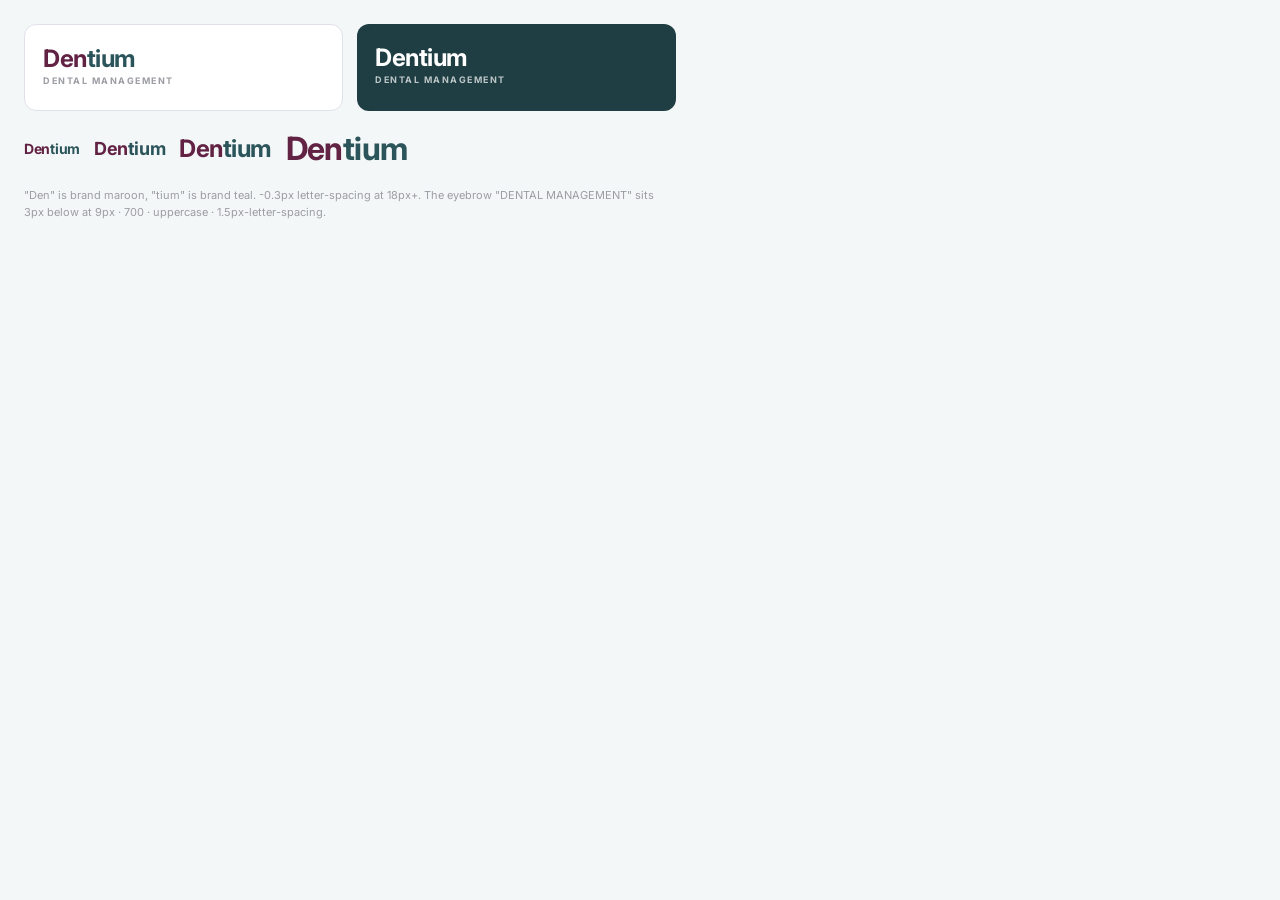
<file: preview/brand-logo.html>
<!doctype html>
<html lang="en">
<head>
<meta charset="utf-8"/>
<title>Logo / wordmark</title>
<link rel="stylesheet" href="_card.css"/>
<link rel="stylesheet" href="../source_css/base.css"/>
<link rel="stylesheet" href="../source_css/components.css"/>

</head>
<body>
<div class="card-root">
<div class="col">
  <div style="display:grid;grid-template-columns:1fr 1fr;gap:14px">
    <div style="background:var(--bg-surface);border:1px solid var(--color-divider);border-radius:12px;padding:22px 18px">
      <div style="font-size:24px;font-weight:700;letter-spacing:-0.5px;line-height:1"><span style="color:#622244">Den</span><span style="color:#2B555B">tium</span></div>
      <div style="font-size:9px;font-family:var(--font-secondary);color:var(--fg-muted);letter-spacing:1.5px;margin-top:3px;text-transform:uppercase;font-weight:700">DENTAL MANAGEMENT</div>
    </div>
    <div style="background:#1F3E43;border-radius:12px;padding:22px 18px">
      <div style="font-size:24px;font-weight:700;letter-spacing:-0.5px;line-height:1;color:#FFFFFF">Dentium</div>
      <div style="font-size:9px;color:rgba(255,255,255,0.7);letter-spacing:1.5px;margin-top:3px;text-transform:uppercase;font-weight:700">DENTAL MANAGEMENT</div>
    </div>
  </div>
  <div style="display:flex;gap:14px;align-items:center">
    <div style="font-size:14px;font-weight:700;letter-spacing:-0.3px"><span style="color:#622244">Den</span><span style="color:#2B555B">tium</span></div>
    <div style="font-size:18px;font-weight:700;letter-spacing:-0.4px"><span style="color:#622244">Den</span><span style="color:#2B555B">tium</span></div>
    <div style="font-size:24px;font-weight:700;letter-spacing:-0.5px"><span style="color:#622244">Den</span><span style="color:#2B555B">tium</span></div>
    <div style="font-size:32px;font-weight:700;letter-spacing:-0.6px"><span style="color:#622244">Den</span><span style="color:#2B555B">tium</span></div>
  </div>
  <div style="font-size:11px;color:var(--fg-muted)">"Den" is brand maroon, "tium" is brand teal. -0.3px letter-spacing at 18px+. The eyebrow "DENTAL MANAGEMENT" sits 3px below at 9px · 700 · uppercase · 1.5px-letter-spacing.</div>
</div>
</div>
</body>
</html>
</file>
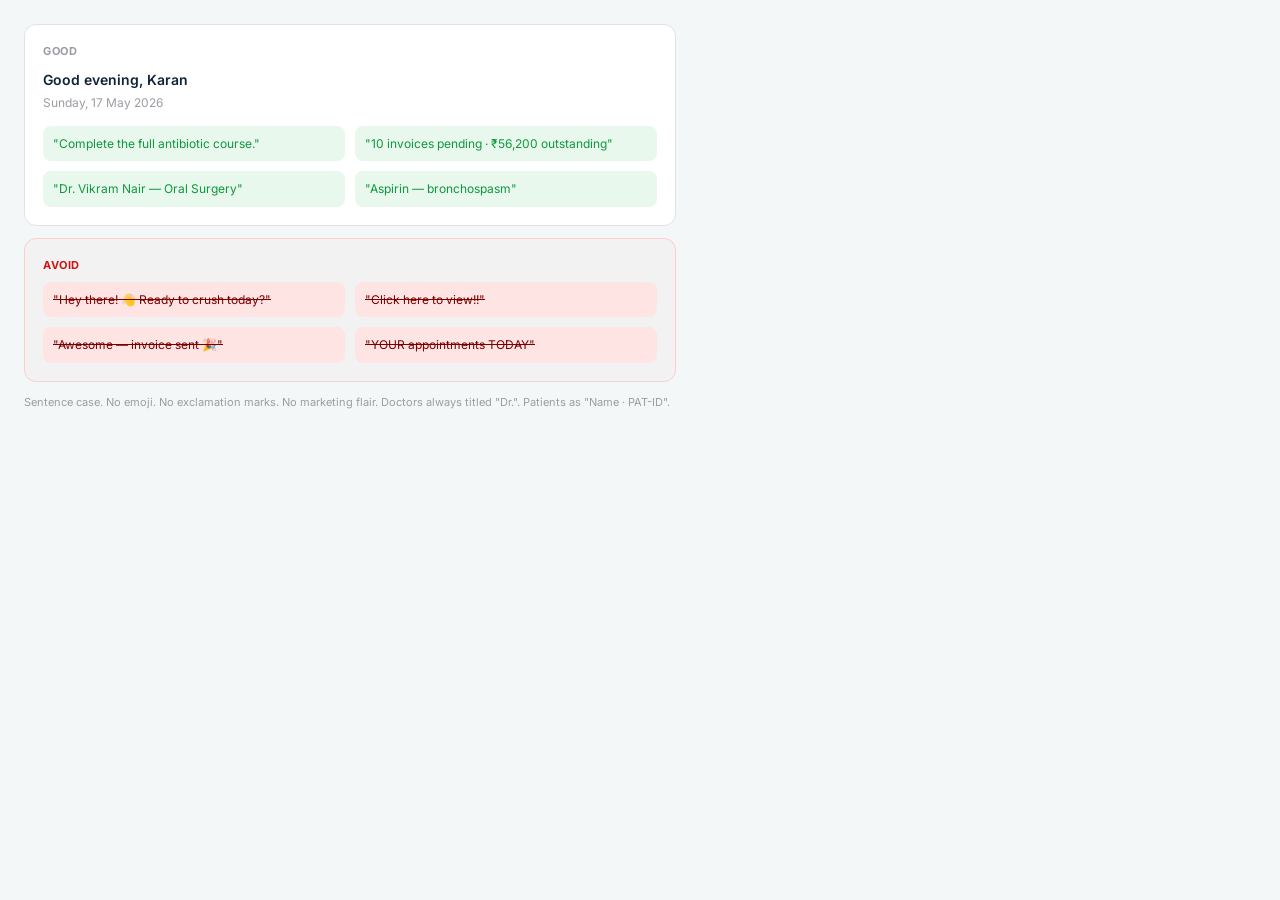
<file: preview/brand-voice.html>
<!doctype html>
<html lang="en">
<head>
<meta charset="utf-8"/>
<title>Voice & tone</title>
<link rel="stylesheet" href="_card.css"/>
<link rel="stylesheet" href="../source_css/base.css"/>
<link rel="stylesheet" href="../source_css/components.css"/>

</head>
<body>
<div class="card-root">
<div class="col">
  <div class="panel" style="padding:18px">
    <div class="t-eyebrow" style="margin-bottom:8px">Good</div>
    <div style="font-size:14px;font-weight:600;color:var(--fg-dark)">Good evening, Karan</div>
    <div style="font-size:12px;color:var(--fg-muted);margin-top:2px">Sunday, 17 May 2026</div>
    <div style="margin-top:14px;display:grid;grid-template-columns:1fr 1fr;gap:10px;font-size:12px">
      <div style="background:var(--color-success-subtle);color:var(--color-success-text);padding:8px 10px;border-radius:8px">"Complete the full antibiotic course."</div>
      <div style="background:var(--color-success-subtle);color:var(--color-success-text);padding:8px 10px;border-radius:8px">"10 invoices pending · ₹56,200 outstanding"</div>
      <div style="background:var(--color-success-subtle);color:var(--color-success-text);padding:8px 10px;border-radius:8px">"Dr. Vikram Nair — Oral Surgery"</div>
      <div style="background:var(--color-success-subtle);color:var(--color-success-text);padding:8px 10px;border-radius:8px">"Aspirin — bronchospasm"</div>
    </div>
  </div>
  <div class="panel" style="padding:18px;border-color:#FFCCCC;background:rgba(204,20,20,0.02)">
    <div class="t-eyebrow" style="margin-bottom:8px;color:#CC1414">Avoid</div>
    <div style="display:grid;grid-template-columns:1fr 1fr;gap:10px;font-size:12px">
      <div style="background:#FFE4E4;color:#7A0000;padding:8px 10px;border-radius:8px;text-decoration:line-through">"Hey there! 👋 Ready to crush today?"</div>
      <div style="background:#FFE4E4;color:#7A0000;padding:8px 10px;border-radius:8px;text-decoration:line-through">"Click here to view!!"</div>
      <div style="background:#FFE4E4;color:#7A0000;padding:8px 10px;border-radius:8px;text-decoration:line-through">"Awesome — invoice sent 🎉"</div>
      <div style="background:#FFE4E4;color:#7A0000;padding:8px 10px;border-radius:8px;text-decoration:line-through">"YOUR appointments TODAY"</div>
    </div>
  </div>
  <div style="font-size:11px;color:var(--fg-muted)">Sentence case. No emoji. No exclamation marks. No marketing flair. Doctors always titled "Dr.". Patients as "Name · PAT-ID".</div>
</div>
</div>
</body>
</html>
</file>
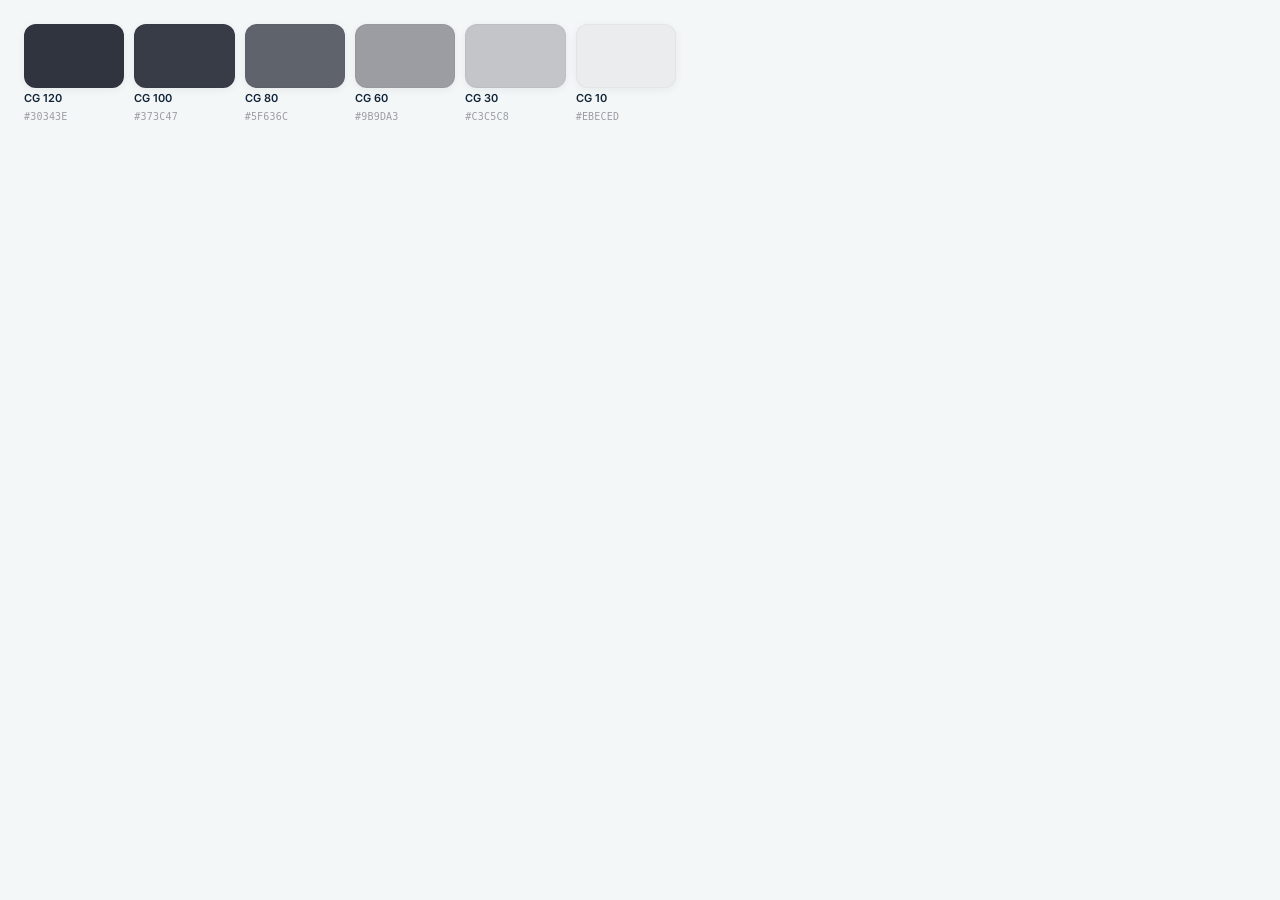
<file: preview/colors-charcoal.html>
<!doctype html>
<html lang="en">
<head>
<meta charset="utf-8"/>
<title>Charcoal-grey scale</title>
<link rel="stylesheet" href="_card.css"/>
<link rel="stylesheet" href="../source_css/base.css"/>
<link rel="stylesheet" href="../source_css/components.css"/>

</head>
<body>
<div class="card-root">
<div class="grid-6">
  <div class="sw"><div class="sw-chip" style="background:#30343E"></div><div class="sw-name">CG 120</div><div class="sw-hex">#30343E</div></div>
  <div class="sw"><div class="sw-chip" style="background:#373C47"></div><div class="sw-name">CG 100</div><div class="sw-hex">#373C47</div></div>
  <div class="sw"><div class="sw-chip" style="background:#5F636C"></div><div class="sw-name">CG 80</div><div class="sw-hex">#5F636C</div></div>
  <div class="sw"><div class="sw-chip" style="background:#9B9DA3"></div><div class="sw-name">CG 60</div><div class="sw-hex">#9B9DA3</div></div>
  <div class="sw"><div class="sw-chip" style="background:#C3C5C8"></div><div class="sw-name">CG 30</div><div class="sw-hex">#C3C5C8</div></div>
  <div class="sw"><div class="sw-chip" style="background:#EBECED"></div><div class="sw-name">CG 10</div><div class="sw-hex">#EBECED</div></div>
</div>
</div>
</body>
</html>
</file>
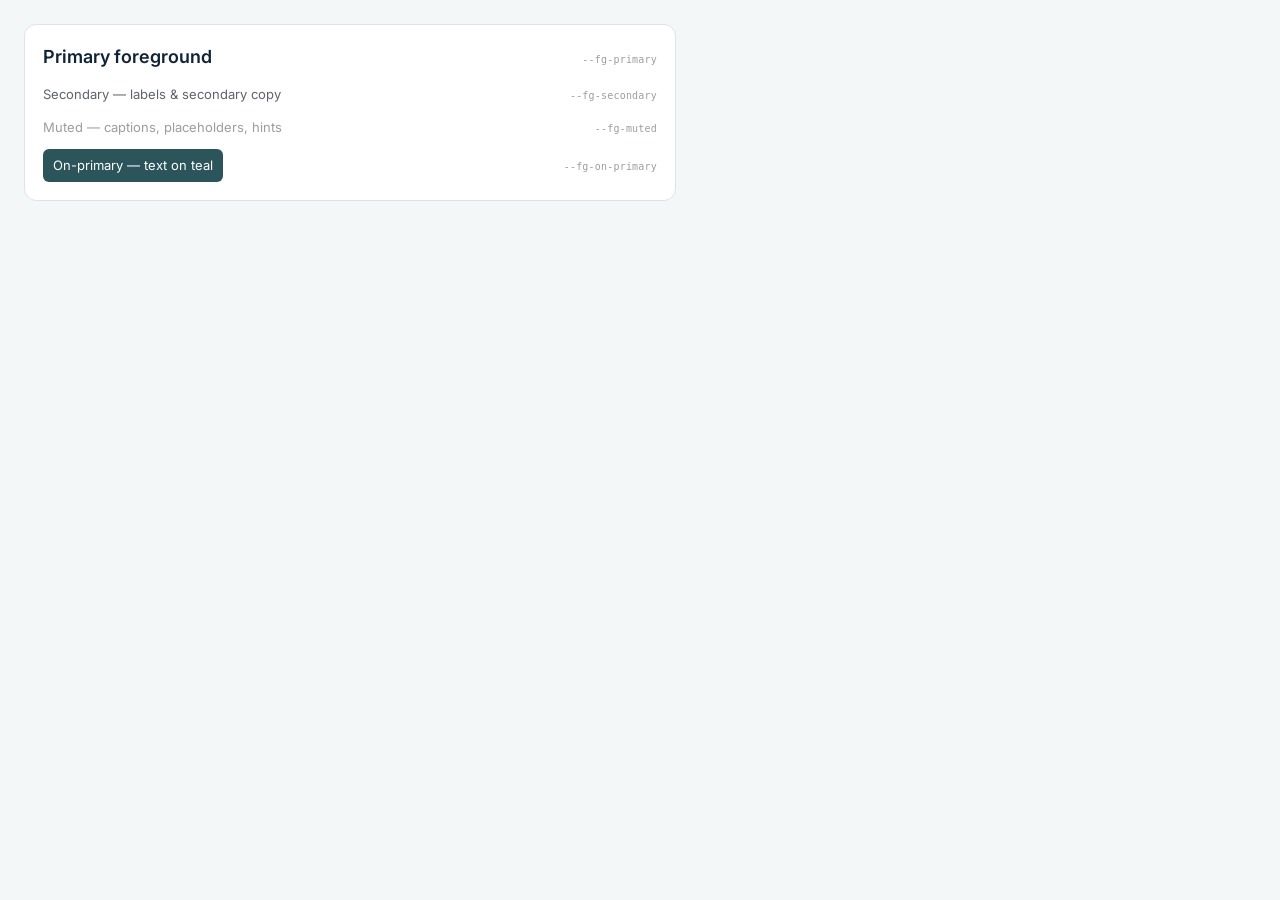
<file: preview/colors-foreground.html>
<!doctype html>
<html lang="en">
<head>
<meta charset="utf-8"/>
<title>Semantic foreground</title>
<link rel="stylesheet" href="_card.css"/>
<link rel="stylesheet" href="../source_css/base.css"/>
<link rel="stylesheet" href="../source_css/components.css"/>

</head>
<body>
<div class="card-root">
<div class="panel">
  <div style="display:grid;grid-template-columns:1fr 110px;gap:12px;align-items:baseline">
    <div style="font-size:18px;font-weight:600;color:#112337">Primary foreground</div>
    <div class="sw-hex" style="text-align:right">--fg-primary</div>
    <div style="font-size:13px;color:#5F636C">Secondary — labels & secondary copy</div>
    <div class="sw-hex" style="text-align:right">--fg-secondary</div>
    <div style="font-size:13px;color:#9B9DA3">Muted — captions, placeholders, hints</div>
    <div class="sw-hex" style="text-align:right">--fg-muted</div>
    <div style="font-size:13px;color:#FFFFFF;background:#2B555B;padding:6px 10px;border-radius:6px;display:inline-block;width:fit-content">On-primary — text on teal</div>
    <div class="sw-hex" style="text-align:right">--fg-on-primary</div>
  </div>
</div>
</div>
</body>
</html>
</file>
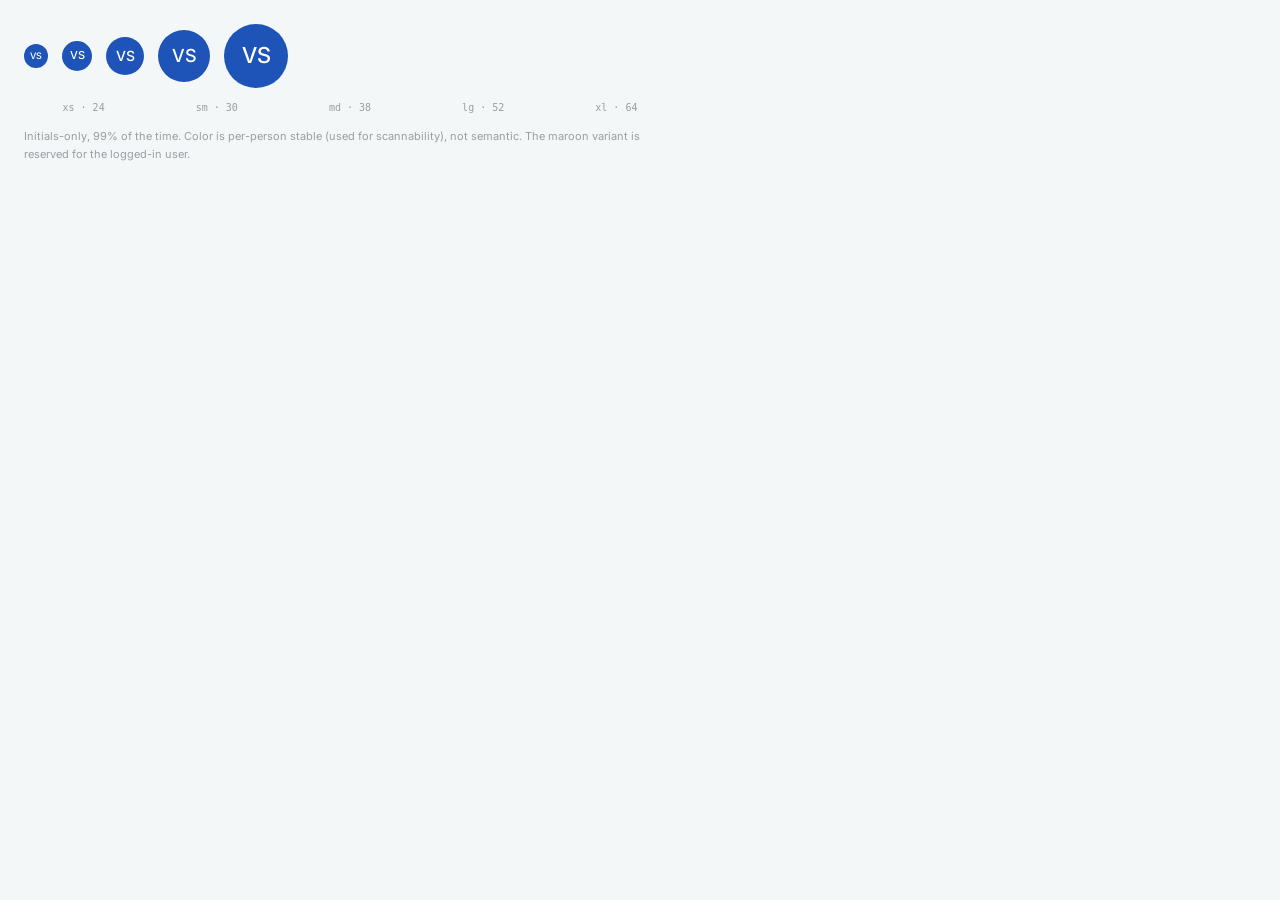
<file: preview/components-avatars.html>
<!doctype html>
<html lang="en">
<head>
<meta charset="utf-8"/>
<title>Avatars</title>
<link rel="stylesheet" href="_card.css"/>
<link rel="stylesheet" href="../source_css/base.css"/>
<link rel="stylesheet" href="../source_css/components.css"/>

</head>
<body>
<div class="card-root">
<div class="col">
  <div style="display:flex;gap:14px;align-items:center">
    <div class="avatar avatar-xs" style="background:#1E54B7">VS</div>
    <div class="avatar avatar-sm" style="background:#1E54B7">VS</div>
    <div class="avatar avatar-md" style="background:#1E54B7">VS</div>
    <div class="avatar avatar-lg" style="background:#1E54B7">VS</div>
    <div class="avatar avatar-xl" style="background:#1E54B7">VS</div>
  </div>
  <div style="display:grid;grid-template-columns:repeat(5,1fr);gap:14px;font-family:var(--font-mono);font-size:10px;color:var(--fg-muted);text-align:center">
    <div>xs · 24</div><div>sm · 30</div><div>md · 38</div><div>lg · 52</div><div>xl · 64</div>
  </div>
  <div style="font-size:11px;color:var(--fg-muted)">Initials-only, 99% of the time. Color is per-person stable (used for scannability), not semantic. The maroon variant is reserved for the logged-in user.</div>
</div>
</div>
</body>
</html>
</file>
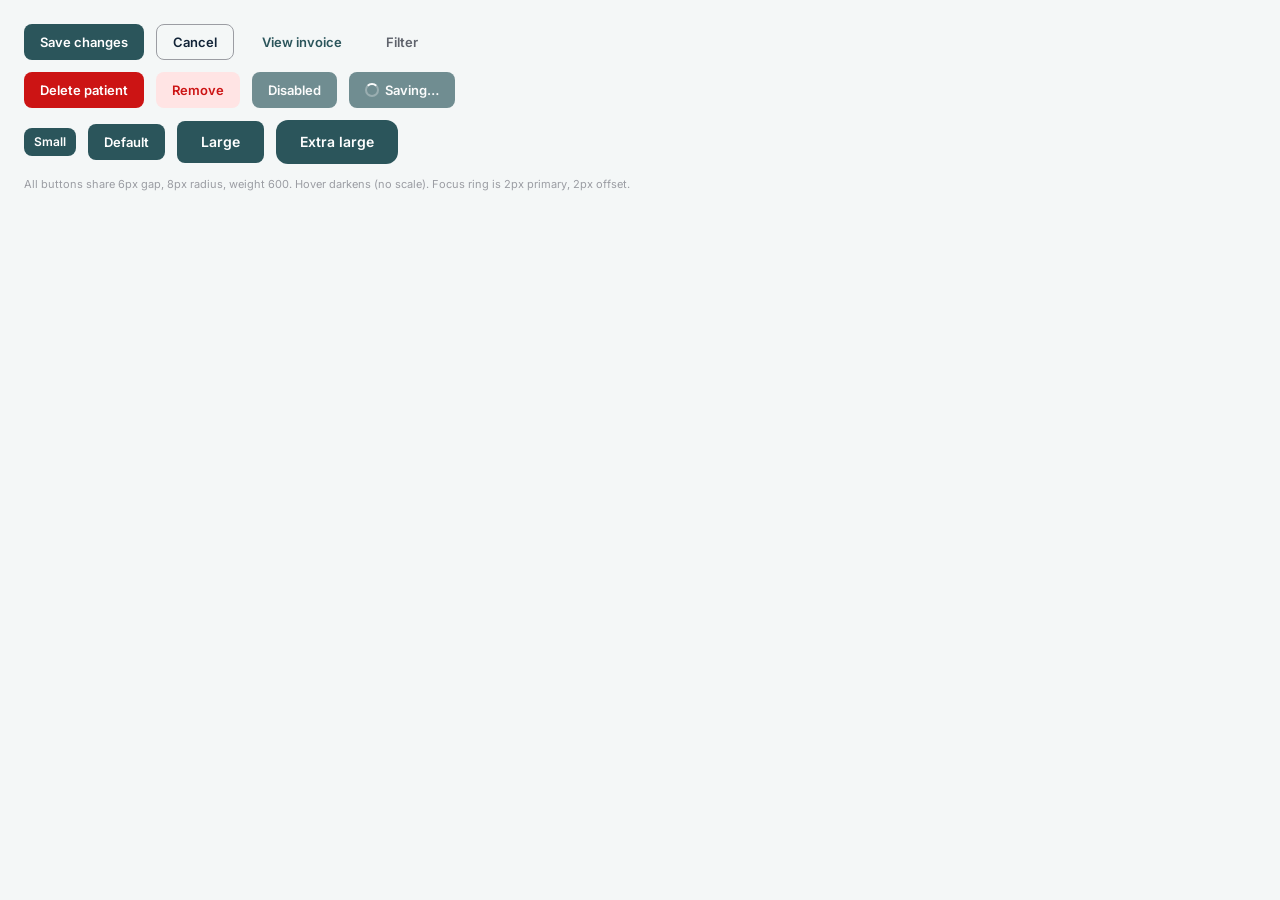
<file: preview/components-buttons.html>
<!doctype html>
<html lang="en">
<head>
<meta charset="utf-8"/>
<title>Buttons</title>
<link rel="stylesheet" href="_card.css"/>
<link rel="stylesheet" href="../source_css/base.css"/>
<link rel="stylesheet" href="../source_css/components.css"/>

</head>
<body>
<div class="card-root">
<div class="col">
  <div class="row">
    <button class="btn btn-primary">Save changes</button>
    <button class="btn btn-secondary">Cancel</button>
    <button class="btn btn-ghost">View invoice</button>
    <button class="btn btn-ghost-neutral">Filter</button>
  </div>
  <div class="row">
    <button class="btn btn-danger-solid">Delete patient</button>
    <button class="btn btn-danger">Remove</button>
    <button class="btn btn-primary" disabled>Disabled</button>
    <button class="btn btn-primary btn-loading"><span class="spinner"></span> Saving…</button>
  </div>
  <div class="row" style="align-items:center">
    <button class="btn btn-primary btn-sm">Small</button>
    <button class="btn btn-primary">Default</button>
    <button class="btn btn-primary btn-lg">Large</button>
    <button class="btn btn-primary btn-xl">Extra large</button>
  </div>
  <div style="font-size:11px;color:var(--fg-muted)">All buttons share 6px gap, 8px radius, weight 600. Hover darkens (no scale). Focus ring is 2px primary, 2px offset.</div>
</div>
</div>
</body>
</html>
</file>
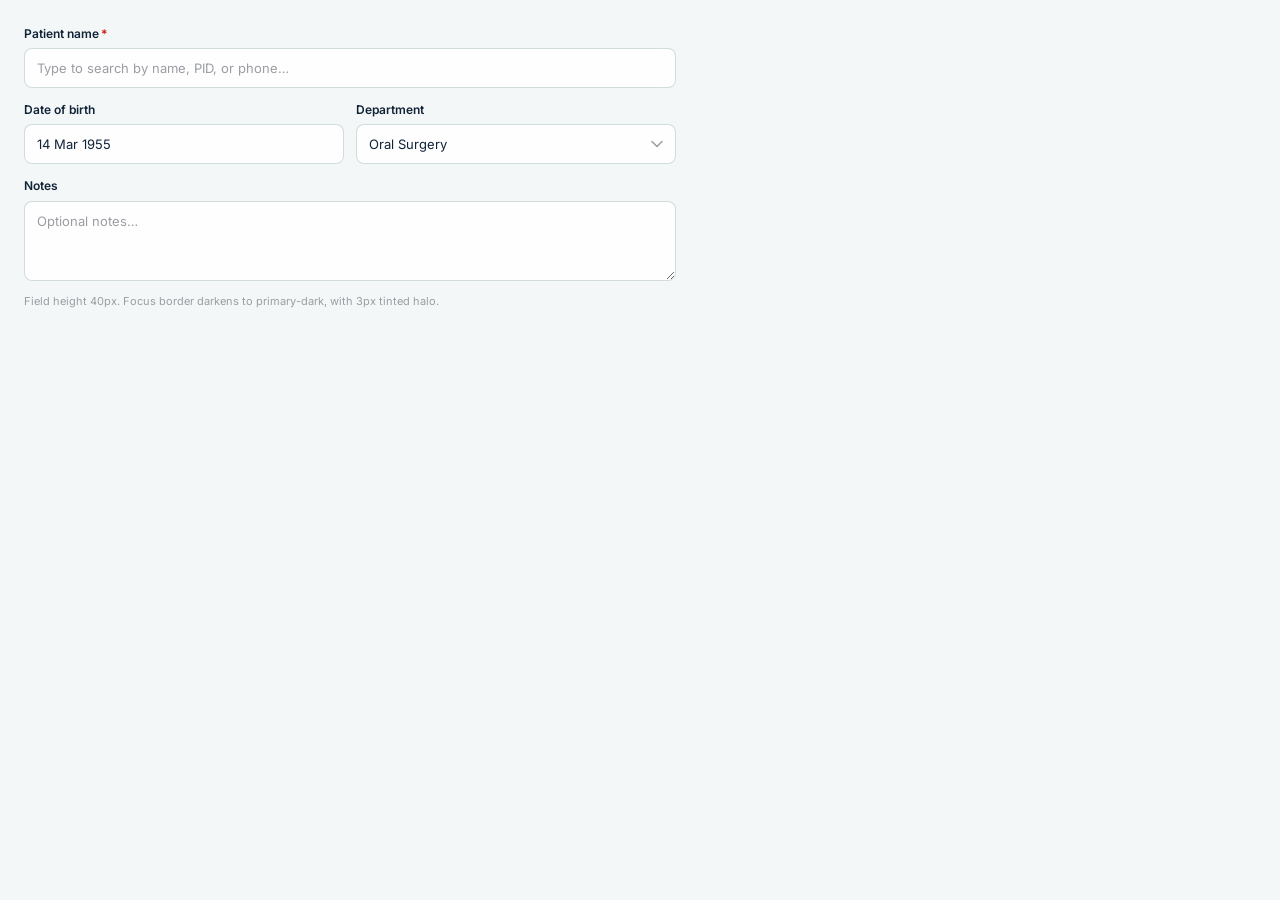
<file: preview/components-inputs.html>
<!doctype html>
<html lang="en">
<head>
<meta charset="utf-8"/>
<title>Form inputs</title>
<link rel="stylesheet" href="_card.css"/>
<link rel="stylesheet" href="../source_css/base.css"/>
<link rel="stylesheet" href="../source_css/components.css"/>

</head>
<body>
<div class="card-root">
<div class="col">
  <div class="form-field">
    <label class="field-label">Patient name <span class="required">*</span></label>
    <input class="input" placeholder="Type to search by name, PID, or phone…"/>
  </div>
  <div style="display:grid;grid-template-columns:1fr 1fr;gap:12px">
    <div class="form-field">
      <label class="field-label">Date of birth</label>
      <input class="input" value="14 Mar 1955"/>
    </div>
    <div class="form-field">
      <label class="field-label">Department</label>
      <select class="input"><option>Oral Surgery</option><option>General Dentistry</option></select>
    </div>
  </div>
  <div class="form-field">
    <label class="field-label">Notes</label>
    <textarea class="input" rows="2" placeholder="Optional notes…"></textarea>
  </div>
  <div style="font-size:11px;color:var(--fg-muted)">Field height 40px. Focus border darkens to primary-dark, with 3px tinted halo.</div>
</div>
</div>
</body>
</html>
</file>
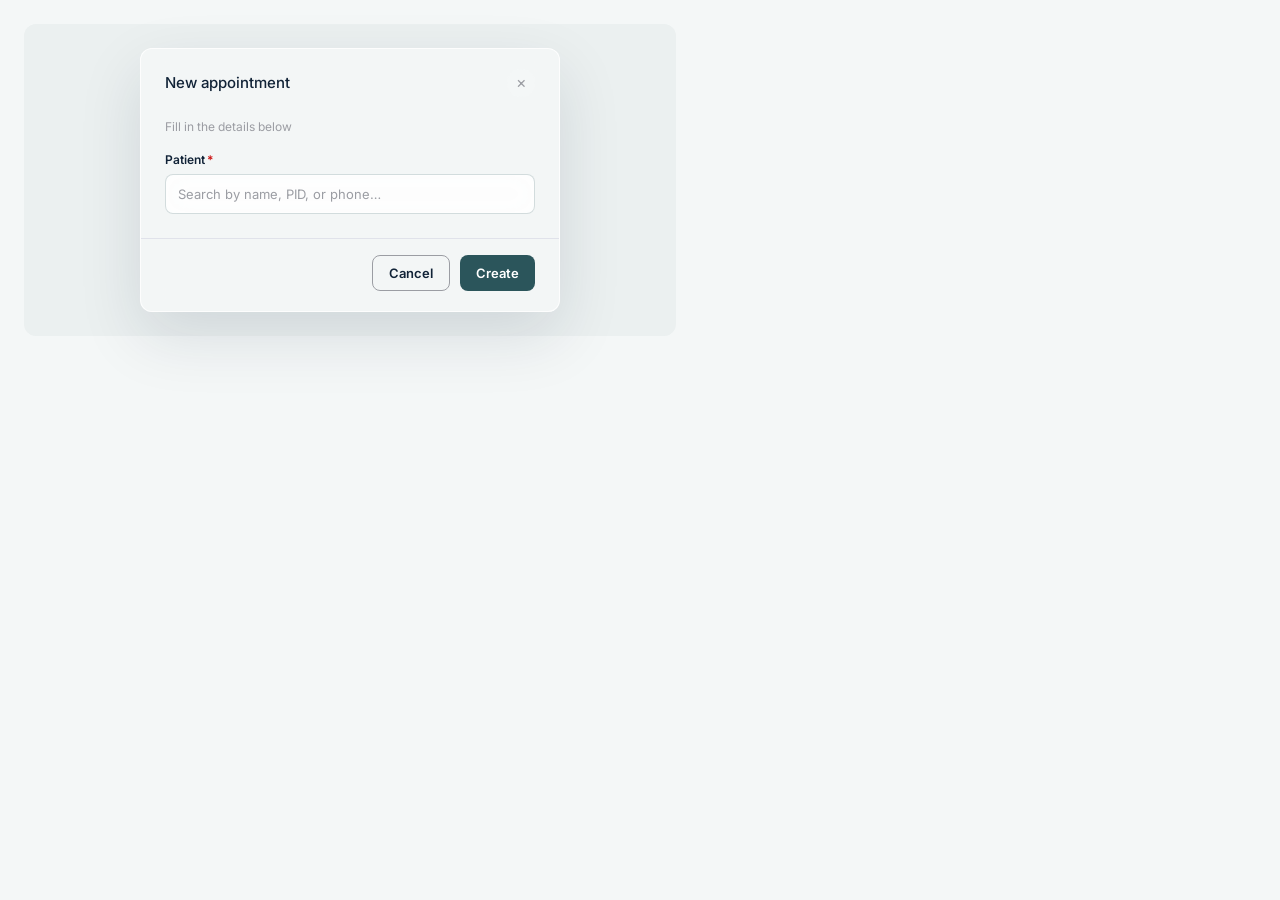
<file: preview/components-modal.html>
<!doctype html>
<html lang="en">
<head>
<meta charset="utf-8"/>
<title>Modal</title>
<link rel="stylesheet" href="_card.css"/>
<link rel="stylesheet" href="../source_css/base.css"/>
<link rel="stylesheet" href="../source_css/components.css"/>

</head>
<body>
<div class="card-root">
<div style="position:relative;background:var(--color-surface-muted);border-radius:12px;padding:24px;display:flex;align-items:center;justify-content:center;min-height:240px">
  <div class="modal-container" style="position:relative;animation:none;max-width:420px;width:100%">
    <div class="modal-header"><div class="modal-title">New appointment</div><button class="modal-close">×</button></div>
    <div class="modal-body">
      <div style="font-size:12px;color:var(--fg-muted);margin-bottom:14px">Fill in the details below</div>
      <div class="form-field"><label class="field-label">Patient <span class="required">*</span></label><input class="input" placeholder="Search by name, PID, or phone…"/></div>
    </div>
    <div class="modal-footer">
      <button class="btn btn-secondary">Cancel</button>
      <button class="btn btn-primary">Create</button>
    </div>
  </div>
</div>
</div>
</body>
</html>
</file>
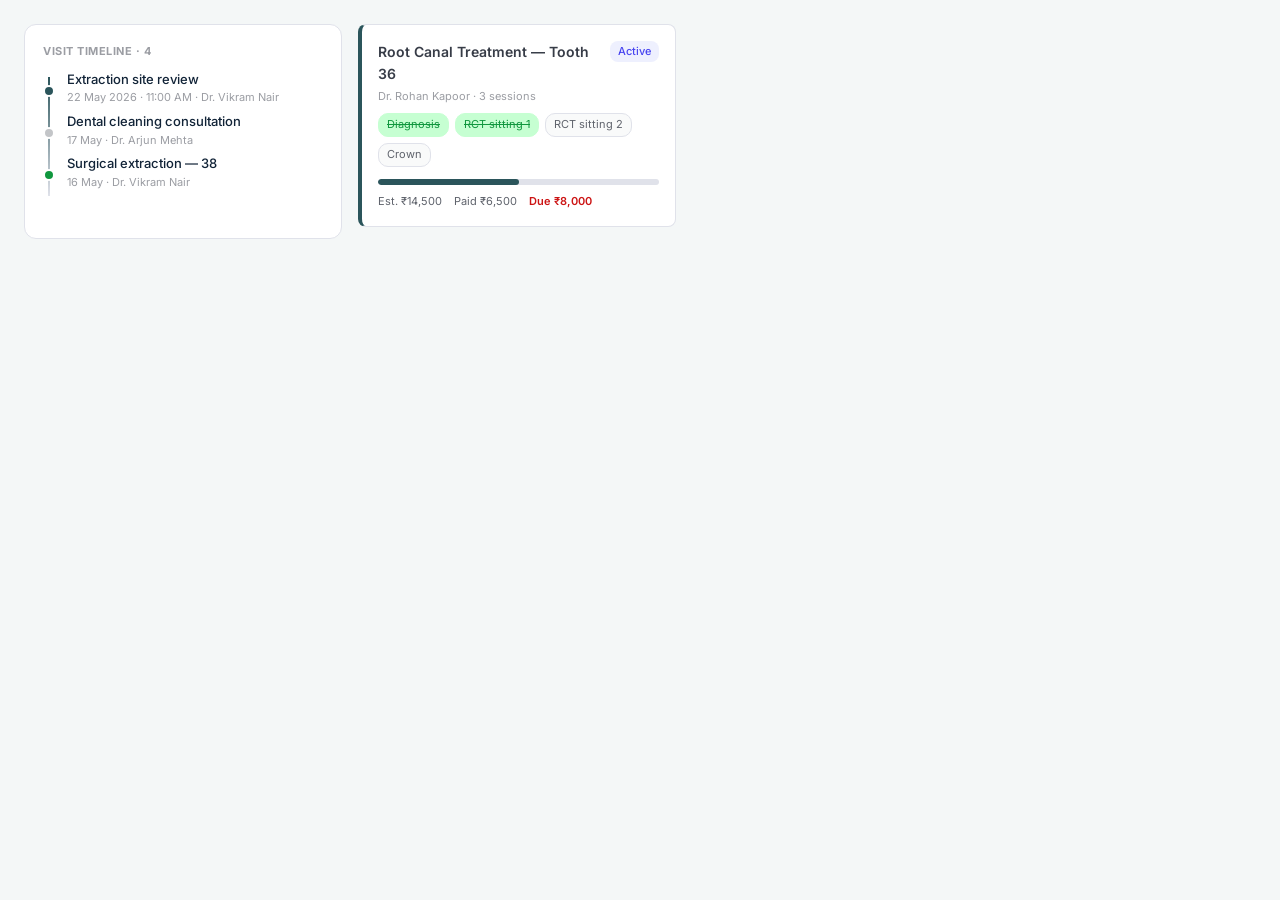
<file: preview/components-stepper-timeline.html>
<!doctype html>
<html lang="en">
<head>
<meta charset="utf-8"/>
<title>Timeline & treatment plan</title>
<link rel="stylesheet" href="_card.css"/>
<link rel="stylesheet" href="../source_css/base.css"/>
<link rel="stylesheet" href="../source_css/components.css"/>

</head>
<body>
<div class="card-root">
<div style="display:grid;grid-template-columns:1fr 1fr;gap:16px">
  <div class="panel">
    <div class="t-eyebrow" style="margin-bottom:8px">Visit Timeline · 4</div>
    <div class="timeline">
      <div class="timeline-item"><div class="timeline-dot timeline-dot-active"></div><div style="font-size:13px;font-weight:500">Extraction site review</div><div style="font-size:11px;color:var(--fg-muted)">22 May 2026 · 11:00 AM · Dr. Vikram Nair</div></div>
      <div class="timeline-item"><div class="timeline-dot timeline-dot-cancelled"></div><div style="font-size:13px;font-weight:500">Dental cleaning consultation</div><div style="font-size:11px;color:var(--fg-muted)">17 May · Dr. Arjun Mehta</div></div>
      <div class="timeline-item"><div class="timeline-dot timeline-dot-completed"></div><div style="font-size:13px;font-weight:500">Surgical extraction — 38</div><div style="font-size:11px;color:var(--fg-muted)">16 May · Dr. Vikram Nair</div></div>
    </div>
  </div>
  <div class="tp-card">
    <div class="tp-card-header"><div><div class="tp-title">Root Canal Treatment — Tooth 36</div><div class="tp-doctor">Dr. Rohan Kapoor · 3 sessions</div></div><span class="badge badge-confirmed">Active</span></div>
    <div class="tp-procedures">
      <span class="tp-procedure-chip done">Diagnosis</span>
      <span class="tp-procedure-chip done">RCT sitting 1</span>
      <span class="tp-procedure-chip">RCT sitting 2</span>
      <span class="tp-procedure-chip">Crown</span>
    </div>
    <div class="tp-progress-bar"><div class="tp-progress-fill" style="width:50%"></div></div>
    <div class="tp-financial-row" style="margin-top:8px"><span>Est. ₹14,500</span><span>Paid ₹6,500</span><span class="tp-outstanding">Due ₹8,000</span></div>
  </div>
</div>
</div>
</body>
</html>
</file>
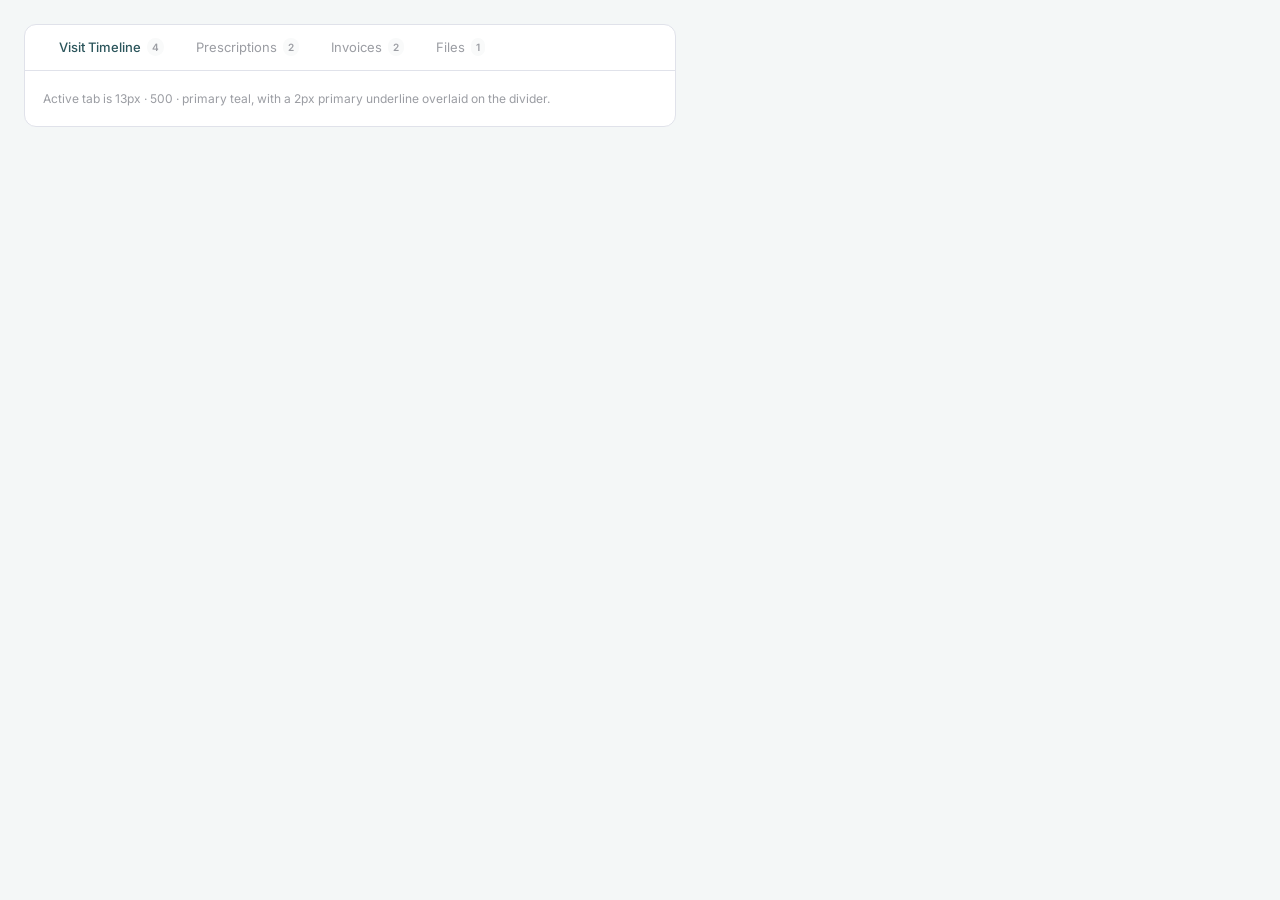
<file: preview/components-tabs.html>
<!doctype html>
<html lang="en">
<head>
<meta charset="utf-8"/>
<title>Tabs</title>
<link rel="stylesheet" href="_card.css"/>
<link rel="stylesheet" href="../source_css/base.css"/>
<link rel="stylesheet" href="../source_css/components.css"/>

</head>
<body>
<div class="card-root">
<div class="panel" style="padding:0">
  <div class="tab-bar" style="padding:0 18px">
    <button class="tab-btn active">Visit Timeline <span class="tab-count">4</span></button>
    <button class="tab-btn">Prescriptions <span class="tab-count">2</span></button>
    <button class="tab-btn">Invoices <span class="tab-count">2</span></button>
    <button class="tab-btn">Files <span class="tab-count">1</span></button>
  </div>
  <div style="padding:18px;font-size:12px;color:var(--fg-muted)">Active tab is 13px · 500 · primary teal, with a 2px primary underline overlaid on the divider.</div>
</div>
</div>
</body>
</html>
</file>
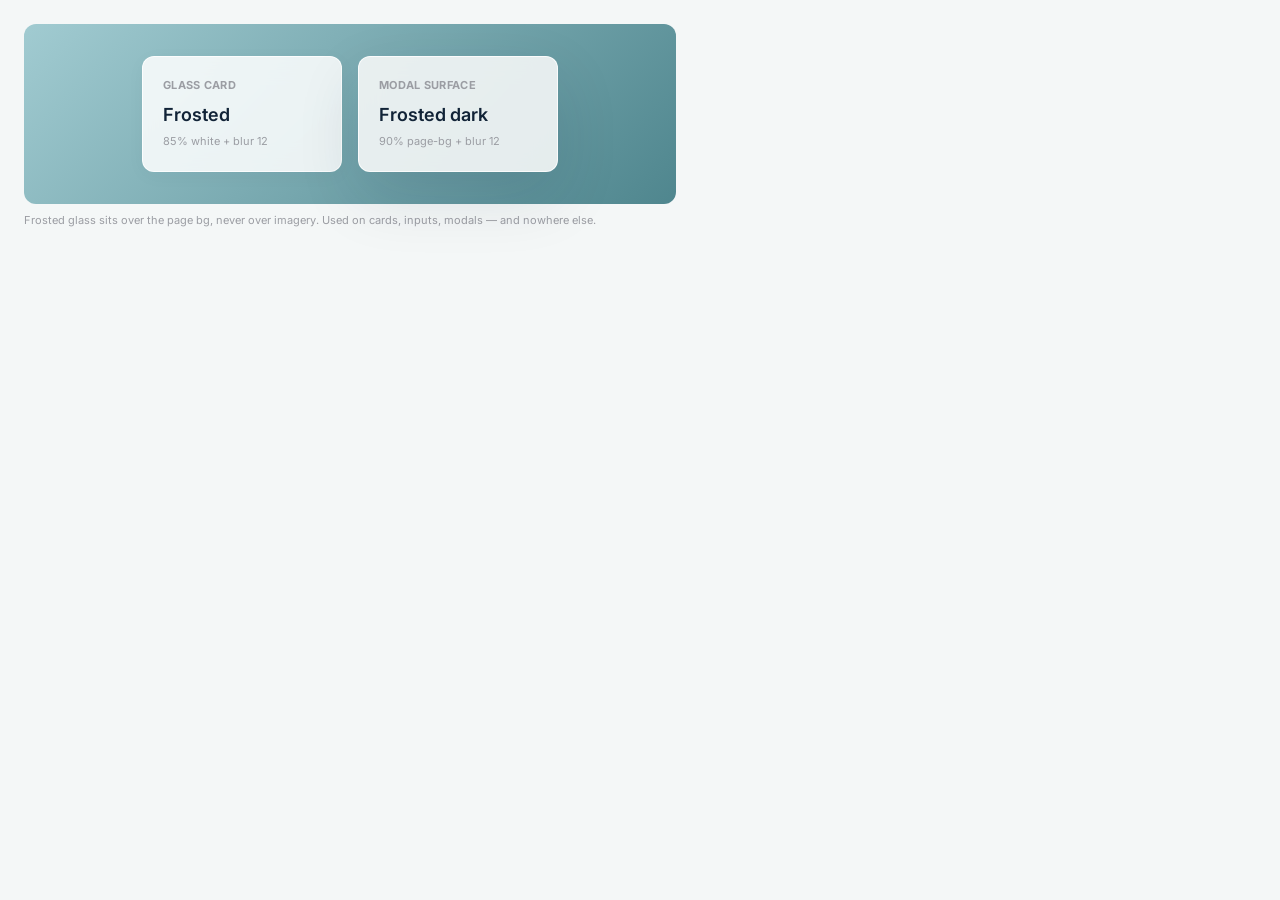
<file: preview/spacing-glass.html>
<!doctype html>
<html lang="en">
<head>
<meta charset="utf-8"/>
<title>Glassmorphism</title>
<link rel="stylesheet" href="_card.css"/>
<link rel="stylesheet" href="../source_css/base.css"/>
<link rel="stylesheet" href="../source_css/components.css"/>

</head>
<body>
<div class="card-root">
<div style="background:linear-gradient(135deg,#A1CBD1 0%,#4F868E 100%);border-radius:12px;padding:32px;display:flex;gap:16px;align-items:center;justify-content:center">
  <div style="background:rgba(255,255,255,0.85);backdrop-filter:blur(12px);border:1px solid rgba(255,255,255,0.8);border-radius:12px;box-shadow:0 4px 20px rgba(17,35,55,0.03);padding:20px;width:200px">
    <div style="font-size:11px;color:var(--fg-muted);font-weight:700;letter-spacing:0.3px;text-transform:uppercase">Glass card</div>
    <div style="font-size:18px;font-weight:600;color:var(--fg-dark);margin-top:6px">Frosted</div>
    <div style="font-size:11px;color:var(--fg-muted);margin-top:4px">85% white + blur 12</div>
  </div>
  <div style="background:rgba(244,247,247,0.90);backdrop-filter:blur(12px);border:1px solid rgba(255,255,255,0.8);border-radius:12px;box-shadow:0 24px 64px rgba(17,35,55,0.12);padding:20px;width:200px">
    <div style="font-size:11px;color:var(--fg-muted);font-weight:700;letter-spacing:0.3px;text-transform:uppercase">Modal surface</div>
    <div style="font-size:18px;font-weight:600;color:var(--fg-dark);margin-top:6px">Frosted dark</div>
    <div style="font-size:11px;color:var(--fg-muted);margin-top:4px">90% page-bg + blur 12</div>
  </div>
</div>
<div style="font-size:11px;color:var(--fg-muted);margin-top:8px">Frosted glass sits over the page bg, never over imagery. Used on cards, inputs, modals — and nowhere else.</div>
</div>
</body>
</html>
</file>
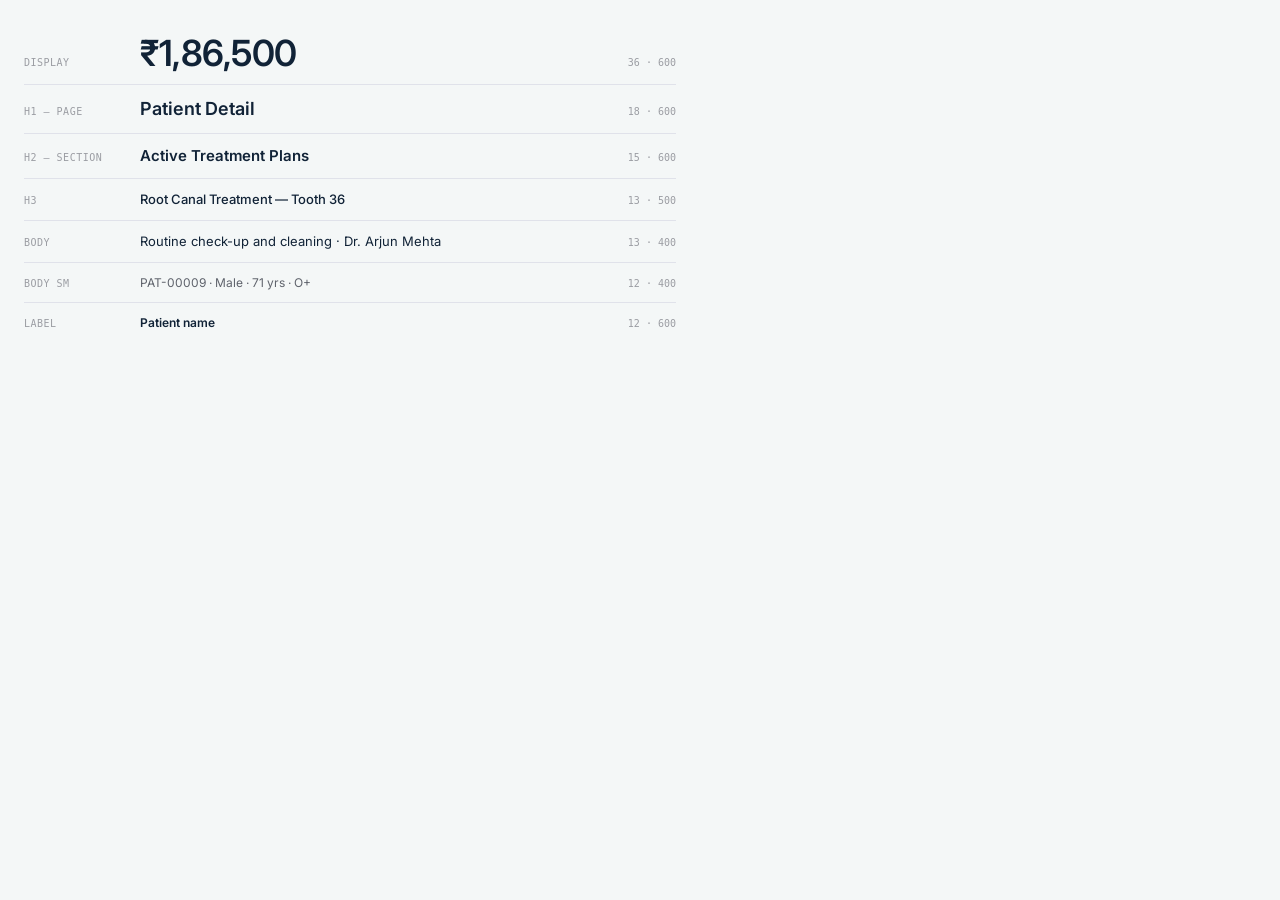
<file: preview/type-scale.html>
<!doctype html>
<html lang="en">
<head>
<meta charset="utf-8"/>
<title>Type scale</title>
<link rel="stylesheet" href="_card.css"/>
<link rel="stylesheet" href="../source_css/base.css"/>
<link rel="stylesheet" href="../source_css/components.css"/>

</head>
<body>
<div class="card-root">
<div>
  <div class="type-row"><div class="role">Display</div><div style="font-size:36px;font-weight:600;letter-spacing:-0.5px;line-height:1.1">₹1,86,500</div><div class="meta">36 · 600</div></div>
  <div class="type-row"><div class="role">H1 — page</div><div style="font-size:18px;font-weight:600">Patient Detail</div><div class="meta">18 · 600</div></div>
  <div class="type-row"><div class="role">H2 — section</div><div style="font-size:15px;font-weight:600">Active Treatment Plans</div><div class="meta">15 · 600</div></div>
  <div class="type-row"><div class="role">H3</div><div style="font-size:13px;font-weight:500">Root Canal Treatment — Tooth 36</div><div class="meta">13 · 500</div></div>
  <div class="type-row"><div class="role">Body</div><div style="font-size:13px">Routine check-up and cleaning · Dr. Arjun Mehta</div><div class="meta">13 · 400</div></div>
  <div class="type-row"><div class="role">Body sm</div><div style="font-size:12px;color:var(--fg-secondary)">PAT-00009 · Male · 71 yrs · O+</div><div class="meta">12 · 400</div></div>
  <div class="type-row"><div class="role">Label</div><div style="font-size:12px;font-weight:600">Patient name</div><div class="meta">12 · 600</div></div>
</div>
</div>
</body>
</html>
</file>
<file: preview/_card.css>
/* ============================================================
   Shared styles for design-system preview cards.
   Each card is ~700×Npx, minimal chrome, raw token specimens.
   ============================================================ */

@import url('../colors_and_type.css');
@import url('../source_css/animations.css');

* { box-sizing: border-box; }

html, body {
  margin: 0;
  padding: 0;
  background: var(--bg-page);
  font-family: var(--font-primary);
  color: var(--fg-primary);
  -webkit-font-smoothing: antialiased;
  -moz-osx-font-smoothing: grayscale;
}

.card-root {
  width: 700px;
  padding: 24px;
  background: var(--bg-page);
}

/* Grid helpers */
.row    { display: flex; flex-wrap: wrap; gap: 12px; }
.col    { display: flex; flex-direction: column; gap: 12px; }
.grid-3 { display: grid; grid-template-columns: repeat(3, 1fr); gap: 12px; }
.grid-4 { display: grid; grid-template-columns: repeat(4, 1fr); gap: 12px; }
.grid-5 { display: grid; grid-template-columns: repeat(5, 1fr); gap: 10px; }
.grid-6 { display: grid; grid-template-columns: repeat(6, 1fr); gap: 10px; }

/* Color swatch */
.sw {
  display: flex;
  flex-direction: column;
  gap: 4px;
  font-family: var(--font-primary);
}
.sw-chip {
  height: 64px;
  border-radius: var(--radius-md);
  border: 1px solid rgba(17,35,55,0.04);
  box-shadow: var(--shadow-card);
}
.sw-name {
  font-size: 11px;
  font-weight: 600;
  color: var(--fg-primary);
  line-height: 1.2;
}
.sw-hex {
  font-family: var(--font-mono);
  font-size: 10px;
  color: var(--fg-muted);
  letter-spacing: 0.2px;
}

/* Status pill specimen */
.pill-spec {
  display: inline-flex;
  align-items: center;
  padding: 4px 10px;
  border-radius: var(--radius-sm);
  font-size: 11px;
  font-weight: 500;
  font-family: var(--font-primary);
  line-height: 1.4;
}

/* Type specimen row */
.type-row {
  display: grid;
  grid-template-columns: 100px 1fr 110px;
  gap: 16px;
  align-items: baseline;
  padding: 10px 0;
  border-bottom: 1px solid var(--color-divider);
}
.type-row:last-child { border-bottom: none; }
.type-row .role {
  font-family: var(--font-mono);
  font-size: 10px;
  color: var(--fg-muted);
  text-transform: uppercase;
  letter-spacing: 0.5px;
}
.type-row .meta {
  font-family: var(--font-mono);
  font-size: 10px;
  color: var(--fg-muted);
  text-align: right;
}

/* Token row (spacing / radius / shadow / etc) */
.token-row {
  display: grid;
  grid-template-columns: 80px 1fr 110px;
  gap: 16px;
  align-items: center;
  padding: 12px 0;
  border-bottom: 1px solid var(--color-divider);
}
.token-row:last-child { border-bottom: none; }
.token-row .label {
  font-family: var(--font-mono);
  font-size: 11px;
  color: var(--fg-primary);
}
.token-row .meta {
  font-family: var(--font-mono);
  font-size: 10px;
  color: var(--fg-muted);
  text-align: right;
}

/* Spacing bar visual */
.space-bar {
  height: 16px;
  background: var(--color-primary);
  border-radius: 3px;
}

/* Shadow swatch */
.shadow-card-spec {
  width: 96px;
  height: 64px;
  background: var(--bg-surface);
  border-radius: var(--radius-md);
}

/* Radius swatch */
.radius-spec {
  width: 80px;
  height: 60px;
  background: var(--color-primary);
}

/* Component panel — used for component cards */
.panel {
  background: var(--bg-surface);
  border: 1px solid var(--color-divider);
  border-radius: var(--radius-md);
  padding: 18px;
}

/* Re-import Dentium component CSS so spec buttons/badges look 1:1 */
</file>
<file: source_css/base.css>
/* ============================================================
   DENTIUM PROTOTYPE — Base Styles & Layout Shell
   ============================================================ */

/* ── RESET ──────────────────────────────────────────────── */
*, *::before, *::after {
  box-sizing: border-box;
  margin: 0;
  padding: 0;
}

html { height: 100%; }

body {
  min-height: 100%;
  font-family: var(--font-primary);
  font-size: var(--text-body-size);
  line-height: 1.6;
  color: var(--fg-primary);
  background: var(--bg-page);
  -webkit-font-smoothing: antialiased;
  -moz-osx-font-smoothing: grayscale;
}

ul, ol { list-style: none; }
img { display: block; max-width: 100%; }
button { cursor: pointer; background: none; border: none; font: inherit; }
a { color: var(--color-primary); text-decoration: none; }
a:hover { text-decoration: underline; }
input, select, textarea { font: inherit; }
table { border-collapse: collapse; width: 100%; }

/* ── TYPOGRAPHY ─────────────────────────────────────────── */
h1 {
  font-family: var(--font-primary);
  font-size: var(--text-h1-size);
  font-weight: var(--text-h1-weight);
  color: var(--fg-primary);
}
h2 {
  font-family: var(--font-primary);
  font-size: var(--text-h2-size);
  font-weight: var(--text-h2-weight);
  color: var(--fg-primary);
}
h3 {
  font-family: var(--font-primary);
  font-size: var(--text-h3-size);
  font-weight: var(--text-h3-weight);
  color: var(--fg-primary);
}
p {
  font-family: var(--font-primary);
  font-size: var(--text-body-size);
  color: var(--fg-primary);
}
label {
  font-family: var(--font-secondary);
  font-size: var(--text-label-size);
  font-weight: var(--text-label-weight);
  color: var(--fg-primary);
}

/* ── SCROLLBAR ──────────────────────────────────────────── */
::-webkit-scrollbar { width: 6px; height: 6px; }
::-webkit-scrollbar-track { background: transparent; }
::-webkit-scrollbar-thumb {
  background: var(--color-cg-30);
  border-radius: var(--radius-full);
}
::-webkit-scrollbar-thumb:hover { background: var(--color-cg-60); }

/* ── APP SHELL ──────────────────────────────────────────── */
#app {
  min-height: 100vh;
}

#shell {
  min-height: 100vh;
}

/* ── SIDEBAR ────────────────────────────────────────────── */
#sidebar {
  position: fixed;
  left: 0;
  top: 0;
  width: var(--sidebar-width);
  height: 100vh;
  background: var(--bg-surface);
  border-right: 1px solid var(--color-divider);
  display: flex;
  flex-direction: column;
  z-index: 100;
  overflow-y: auto;
  overflow-x: hidden;
}

.sidebar-logo {
  padding: 20px 16px 16px;
  border-bottom: 1px solid var(--color-divider);
  flex-shrink: 0;
}

.sidebar-logo-text {
  font-family: var(--font-primary);
  font-size: 18px;
  font-weight: 700;
  letter-spacing: -0.3px;
  line-height: 1;
}

.sidebar-logo-den { color: var(--color-accent); }
.sidebar-logo-tium { color: var(--color-primary); }

.sidebar-logo-sub {
  font-size: 9px;
  font-family: var(--font-secondary);
  color: var(--fg-muted);
  letter-spacing: 0.5px;
  margin-top: 2px;
  text-transform: uppercase;
}

.sidebar-nav {
  flex: 1;
  padding: 12px 10px;
  display: flex;
  flex-direction: column;
  gap: 2px;
}

.nav-item {
  display: flex;
  align-items: center;
  gap: 10px;
  padding: 9px 10px;
  border-radius: var(--radius-md);
  font-family: var(--font-primary);
  font-size: var(--text-nav-size);
  font-weight: 400;
  color: var(--fg-secondary);
  cursor: pointer;
  transition: all var(--transition-fast) ease;
  text-decoration: none;
  white-space: nowrap;
  user-select: none;
}

.nav-item:hover {
  background: var(--color-surface-subtle);
  color: var(--fg-primary);
  text-decoration: none;
}

.nav-item.active {
  background: var(--color-primary);
  color: #FFFFFF;
  font-weight: 500;
}

.nav-item.active svg { color: #FFFFFF; }

.nav-item-icon {
  width: 16px;
  height: 16px;
  flex-shrink: 0;
  display: flex;
  align-items: center;
  justify-content: center;
}

.nav-item-label { flex: 1; }

.sidebar-section-label {
  font-family: var(--font-secondary);
  font-size: 9px;
  font-weight: 700;
  color: var(--fg-muted);
  letter-spacing: 1px;
  text-transform: uppercase;
  padding: 12px 10px 4px;
}

.sidebar-footer {
  padding: 12px 10px;
  border-top: 1px solid var(--color-divider);
  flex-shrink: 0;
}

.sidebar-user {
  display: flex;
  align-items: center;
  gap: 8px;
  padding: 8px 6px;
  border-radius: var(--radius-md);
}

.sidebar-role-badge {
  font-family: var(--font-secondary);
  font-size: 9px;
  font-weight: 700;
  color: var(--fg-muted);
  letter-spacing: 0.5px;
  text-transform: uppercase;
  margin-top: 1px;
}

/* ── MAIN AREA ───────────────────────────────────────────── */
.main-area {
  margin-left: var(--sidebar-width);
  min-height: 100vh;
  display: flex;
  flex-direction: column;
}

/* ── TOP HEADER ─────────────────────────────────────────── */
#top-header {
  position: fixed;
  top: 0;
  left: var(--sidebar-width);
  right: 0;
  height: var(--header-height);
  background: var(--bg-surface);
  box-shadow: var(--shadow-header);
  display: flex;
  align-items: center;
  justify-content: space-between;
  z-index: 90;
  padding: 0 var(--space-8);
}

.header-left {
  display: flex;
  align-items: center;
  gap: 12px;
}

#page-title {
  font-family: var(--font-primary);
  font-size: 16px;
  font-weight: 600;
  color: var(--fg-dark);
}

.header-right {
  display: flex;
  align-items: center;
  gap: 6px;
  position: relative;
}

.header-icon-btn {
  width: 36px;
  height: 36px;
  border-radius: var(--radius-md);
  display: flex;
  align-items: center;
  justify-content: center;
  color: var(--fg-secondary);
  cursor: pointer;
  transition: all var(--transition-fast) ease;
  position: relative;
  border: none;
  background: transparent;
}

.header-icon-btn:hover {
  background: var(--color-surface-subtle);
  color: var(--fg-primary);
}

.header-icon-btn:focus-visible {
  outline: 2px solid var(--color-primary);
  outline-offset: 2px;
}

.header-notification-dot {
  position: absolute;
  top: 7px;
  right: 7px;
  width: 7px;
  height: 7px;
  background: var(--color-accent);
  border-radius: 50%;
  border: 1.5px solid var(--bg-surface);
}

.header-avatar-btn {
  display: flex;
  align-items: center;
  gap: 8px;
  padding: 4px 8px 4px 4px;
  border-radius: var(--radius-md);
  cursor: pointer;
  transition: background var(--transition-fast) ease;
  border: none;
  background: transparent;
  position: relative;
}

.header-avatar-btn:hover { background: var(--color-surface-subtle); }

.header-role-chip {
  font-family: var(--font-secondary);
  font-size: 10px;
  font-weight: 700;
  color: var(--fg-muted);
  letter-spacing: 0.3px;
}

/* ── OUTLET (PAGE CONTENT) ──────────────────────────────── */
#outlet {
  margin-top: var(--header-height);
  padding: 24px 32px;
  min-height: calc(100vh - var(--header-height));
  flex: 1;
}

/* ── TOAST CONTAINER ────────────────────────────────────── */
#toast-container {
  position: fixed;
  bottom: 24px;
  right: 24px;
  z-index: 2000;
  display: flex;
  flex-direction: column;
  gap: 8px;
  pointer-events: none;
}

/* ── PRINT RESET ────────────────────────────────────────── */
@media print {
  #shell,
  #sidebar,
  #top-header,
  .breadcrumb,
  .page-actions,
  .no-print { display: none !important; }

  #outlet { margin: 0; padding: 0; }
  .print-only { display: block !important; }
}

/* ── UTILITY HELPERS ─────────────────────────────────────── */
.text-primary   { color: var(--color-primary) !important; }
.text-muted     { color: var(--fg-muted) !important; }
.text-secondary { color: var(--fg-secondary) !important; }
.text-dark      { color: var(--fg-dark) !important; }
.text-success   { color: #10973E !important; }
.text-danger    { color: #CC1414 !important; }
.text-warning   { color: #DB7600 !important; }

.font-primary   { font-family: var(--font-primary) !important; }
.font-secondary { font-family: var(--font-secondary) !important; }
.font-mono      { font-family: 'SF Mono', 'Fira Code', monospace !important; }

.fw-400 { font-weight: 400; }
.fw-500 { font-weight: 500; }
.fw-600 { font-weight: 600; }
.fw-700 { font-weight: 700; }

.fs-10 { font-size: 10px; }
.fs-11 { font-size: 11px; }
.fs-12 { font-size: 12px; }
.fs-13 { font-size: 13px; }

.d-flex        { display: flex; }
.align-center  { align-items: center; }
.justify-between { justify-content: space-between; }
.justify-end   { justify-content: flex-end; }
.flex-1        { flex: 1; }
.flex-shrink-0 { flex-shrink: 0; }
.gap-4  { gap: var(--space-1); }
.gap-8  { gap: var(--space-2); }
.gap-12 { gap: var(--space-3); }
.gap-16 { gap: var(--space-4); }

.grid-12 {
  display: grid;
  grid-template-columns: repeat(12, 1fr);
  gap: var(--space-4);
}

.w-100 { width: 100%; }

.mt-4  { margin-top: var(--space-1); }
.mt-8  { margin-top: var(--space-2); }
.mt-12 { margin-top: var(--space-3); }
.mt-16 { margin-top: var(--space-4); }
.mb-8  { margin-bottom: var(--space-2); }
.mb-12 { margin-bottom: var(--space-3); }
.mb-16 { margin-bottom: var(--space-4); }
.mb-20 { margin-bottom: var(--space-5); }

.print-only { display: none; }
</file>
<file: source_css/components.css>
/* ============================================================
   DENTIUM PROTOTYPE — Component Styles
   ============================================================ */

/* ── DASHBOARD DATE FILTER ───────────────────────────────── */
.dash-filter-bar {
  display: flex;
  align-items: center;
  gap: 2px;
  background: var(--color-surface);
  border: 1px solid var(--color-divider);
  border-radius: var(--radius-sm);
  padding: 3px;
  flex-shrink: 0;
}

.dash-filter-btn {
  font-family: var(--font-secondary);
  font-size: 12px;
  font-weight: 500;
  color: var(--fg-muted);
  background: transparent;
  border: none;
  border-radius: 6px;
  padding: 5px 12px;
  cursor: pointer;
  white-space: nowrap;
  transition: background var(--transition-fast) ease,
              color var(--transition-fast) ease;
  line-height: 1;
}

.dash-filter-btn:hover {
  background: var(--color-surface-subtle);
  color: var(--fg-primary);
}

.dash-filter-btn--active {
  background: var(--color-primary);
  color: #fff;
  font-weight: 600;
}

.dash-filter-btn--active:hover {
  background: var(--color-primary-dark);
  color: #fff;
}

.dash-filter-btn:focus-visible {
  outline: 2px solid var(--color-primary);
  outline-offset: 2px;
}

/* ── KPI METHOD / CATEGORY PILLS ────────────────────────── */
.kpi-method-pill {
  display: inline-flex;
  align-items: center;
  font-family: var(--font-secondary);
  font-size: 10px;
  font-weight: 600;
  padding: 2px 7px;
  border-radius: var(--radius-full);
  white-space: nowrap;
  line-height: 1.5;
}

.kpi-method-cash       { background: #ECFDF5; color: #065F46; }
.kpi-method-upi        { background: var(--color-upi-bg);       color: var(--color-upi-text); }
.kpi-method-card       { background: #EEF2FF; color: #4338CA; }
.kpi-method-insurance  { background: var(--color-insurance-bg); color: var(--color-insurance-text); }
.kpi-method-returning  { background: #EEF0FE; color: #4845F0; }
.kpi-method-new        { background: #ECFDF5; color: #065F46; }
.kpi-method-occupied   { background: #FFE8C6; color: #DB7600; }
.kpi-method-available  { background: #ECFDF5; color: #065F46; }

/* ── DOCTOR CHAIR CARDS ──────────────────────────────────── */
.doc-chair-card {
  background: var(--color-surface);
  border: 1px solid var(--color-divider);
  border-radius: var(--radius-md);
  overflow: hidden;
  transition: box-shadow var(--transition-fast) ease, transform var(--transition-fast) ease;
}

.doc-chair-card:hover {
  box-shadow: var(--shadow-card-hover, 0 4px 16px rgba(0,0,0,0.08));
  transform: translateY(-1px);
}

.doc-chair-strip {
  height: 3px;
  width: 100%;
}

.doc-chair-strip--occupied {
  background: var(--color-primary);
}

.doc-chair-strip--free {
  background: var(--color-divider);
}

.doc-stat-pill {
  display: inline-flex;
  align-items: center;
  font-family: var(--font-secondary);
  font-size: 10px;
  font-weight: 600;
  padding: 2px 7px;
  border-radius: var(--radius-full);
  white-space: nowrap;
}

.doc-stat-pill--active    { background: #EEF0FE; color: #4845F0; }
.doc-stat-pill--scheduled { background: var(--color-surface-subtle); color: var(--fg-secondary); }
.doc-stat-pill--billing   { background: #FFE8C6; color: #DB7600; }

/* ── CLINIC FLOW PANEL ───────────────────────────────────── */
.cf-time-group-header {
  padding: 6px 20px;
  font-family: var(--font-secondary);
  font-size: 11px;
  font-weight: 700;
  color: var(--fg-muted);
  text-transform: uppercase;
  letter-spacing: 0.5px;
  background: var(--color-surface-subtle);
  border-bottom: 1px solid var(--color-divider);
  position: sticky;
  top: 0;
  z-index: 1;
}

.cf-row {
  display: flex;
  align-items: center;
  gap: 12px;
  padding: 10px 20px;
  border-bottom: 1px solid var(--color-divider);
  cursor: pointer;
  transition: background var(--transition-fast) ease;
}

.cf-row:last-child {
  border-bottom: none;
}

.cf-row:hover {
  background: var(--color-surface-subtle);
}

/* ── BUTTONS ─────────────────────────────────────────────── */
.btn {
  display: inline-flex;
  align-items: center;
  justify-content: center;
  gap: 6px;
  border: none;
  border-radius: var(--radius-sm);
  font-family: var(--font-secondary);
  font-size: var(--text-btn-size);
  font-weight: var(--text-btn-weight);
  cursor: pointer;
  transition: background var(--transition-fast) ease,
              box-shadow var(--transition-fast) ease,
              transform var(--transition-fast) ease,
              opacity var(--transition-fast) ease;
  white-space: nowrap;
  text-decoration: none;
  user-select: none;
  height: 36px;
  padding: 0 16px;
}

.btn:focus-visible {
  outline: 2px solid var(--color-primary);
  outline-offset: 2px;
}

.btn:disabled,
.btn.btn-loading {
  opacity: 0.65;
  pointer-events: none;
}

/* Primary */
.btn-primary {
  background: var(--color-primary);
  color: #fff;
}
.btn-primary:hover { background: var(--color-primary-dark); }

/* Secondary */
.btn-secondary {
  background: transparent;
  color: var(--fg-primary);
  border: 1px solid var(--color-input-border);
}
.btn-secondary:hover { background: var(--color-surface-subtle); }

/* Ghost */
.btn-ghost {
  background: transparent;
  color: var(--color-primary);
}
.btn-ghost:hover { background: var(--color-primary-light); }

/* Ghost neutral */
.btn-ghost-neutral {
  background: transparent;
  color: var(--fg-secondary);
}
.btn-ghost-neutral:hover {
  background: var(--color-surface-subtle);
  color: var(--fg-primary);
}

/* Danger */
.btn-danger {
  background: #FFE4E4;
  color: #CC1414;
}
.btn-danger:hover { background: #FFCCCC; }

/* Danger solid */
.btn-danger-solid {
  background: #CC1414;
  color: #fff;
}
.btn-danger-solid:hover { background: #A80F0F; }

/* Sizes */
.btn-sm {
  height: 28px;
  font-size: 12px;
  padding: 0 10px;
  gap: 4px;
}

.btn-lg {
  height: 42px;
  font-size: 14px;
  padding: 0 24px;
}

.btn-xl {
  height: 44px;
  font-size: 14px;
  padding: 0 24px;
  border-radius: var(--radius-md);
}

/* Icon-only button */
.btn-icon {
  width: 32px;
  height: 32px;
  padding: 0;
  border-radius: var(--radius-sm);
}

.btn-icon-sm {
  width: 26px;
  height: 26px;
  padding: 0;
  border-radius: var(--radius-sm);
}

.btn-icon:focus-visible,
.btn-icon-sm:focus-visible {
  outline: 2px solid var(--color-primary);
  outline-offset: 3px;
}

/* Full width */
.btn-block { width: 100%; }

/* ── BADGES / STATUS PILLS ───────────────────────────────── */
.badge {
  display: inline-flex;
  align-items: center;
  padding: 3px 8px;
  border-radius: var(--radius-sm);
  font-family: var(--font-primary);
  font-size: 11px;
  font-weight: 500;
  white-space: nowrap;
  line-height: 1.4;
}

.badge-pill { border-radius: var(--radius-full); }

.badge-scheduled   { background: var(--status-scheduled-bg);   color: var(--status-scheduled-text); }
.badge-confirmed   { background: var(--status-confirmed-bg);   color: var(--status-confirmed-text); }
.badge-in-progress { background: var(--status-in-progress-bg); color: var(--status-in-progress-text); }
.badge-completed   { background: var(--status-completed-bg);   color: var(--status-completed-text); }
.badge-cancelled   { background: var(--status-cancelled-bg);   color: var(--status-cancelled-text); }
.badge-no-show     { background: var(--status-no-show-bg);     color: var(--status-no-show-text); }
.badge-waiting          { background: var(--status-waiting-bg);          color: var(--status-waiting-text); }
.badge-checked-in       { background: var(--status-checked-in-bg);       color: var(--status-checked-in-text); }
.badge-billing-pending  { background: var(--status-billing-pending-bg);  color: var(--status-billing-pending-text); }
.badge-missed           { background: var(--status-missed-bg);           color: var(--status-missed-text); }
.badge-unpaid           { background: var(--status-unpaid-bg);           color: var(--status-unpaid-text); }
.badge-draft            { background: var(--status-draft-bg);            color: var(--status-draft-text); }
.badge-issued      { background: var(--status-issued-bg);      color: var(--status-issued-text); }
.badge-paid        { background: var(--status-paid-bg);        color: var(--status-paid-text); }
.badge-partial     { background: var(--status-partial-bg);     color: var(--status-partial-text); }
.badge-void        { background: var(--status-void-bg);        color: var(--status-void-text); }
.badge-active      { background: var(--status-completed-bg);   color: var(--status-completed-text); }
.badge-inactive    { background: var(--status-cancelled-bg);   color: var(--status-cancelled-text); }

/* Dot status indicator */
.status-dot {
  display: inline-block;
  width: 8px;
  height: 8px;
  border-radius: 50%;
  flex-shrink: 0;
}

/* ── AVATAR ──────────────────────────────────────────────── */
.avatar {
  display: inline-flex;
  align-items: center;
  justify-content: center;
  border-radius: var(--radius-avatar);
  font-family: var(--font-primary);
  font-weight: 500;
  color: #fff;
  flex-shrink: 0;
  text-transform: uppercase;
  user-select: none;
}

.avatar-xs  { width: 24px; height: 24px; font-size: 9px; }
.avatar-sm  { width: 30px; height: 30px; font-size: 11px; }
.avatar-md  { width: 38px; height: 38px; font-size: 14px; }
.avatar-lg  { width: 52px; height: 52px; font-size: 18px; }
.avatar-xl  { width: 64px; height: 64px; font-size: 22px; }

/* ── CARDS ───────────────────────────────────────────────── */
.card {
  background: var(--glass-bg);
  backdrop-filter: var(--glass-blur);
  -webkit-backdrop-filter: var(--glass-blur);
  border-radius: var(--radius-md);
  box-shadow: var(--glass-shadow);
  border: var(--glass-border);
}

.card-padded { padding: 24px; }

.card-hover {
  transition: transform var(--transition-medium) ease,
              box-shadow var(--transition-medium) ease;
  cursor: pointer;
}
.card-hover:hover {
  transform: translateY(-2px);
  box-shadow: var(--shadow-card-hover);
}

/* ── FORM ELEMENTS ───────────────────────────────────────── */
.form-field {
  display: flex;
  flex-direction: column;
  gap: 5px;
}

.field-label {
  font-family: var(--font-secondary);
  font-size: var(--text-label-size);
  font-weight: var(--text-label-weight);
  color: var(--fg-primary);
  display: flex;
  align-items: center;
  gap: 2px;
}

.field-label .required { color: var(--color-required-star); }

.field-hint {
  font-size: 11px;
  color: var(--fg-muted);
  margin-top: -2px;
}

.field-error {
  font-size: 13px;
  color: var(--color-danger-border);
  background: var(--color-danger-tint);
  border-left: 3px solid var(--color-danger-border);
  padding: 6px 12px;
  border-radius: 0 var(--radius-sm) var(--radius-sm) 0;
  margin-top: 4px;
  min-height: 15px;
  display: block;
}

.input {
  background: var(--glass-bg);
  backdrop-filter: var(--glass-blur);
  -webkit-backdrop-filter: var(--glass-blur);
  border: 1px solid rgba(43, 85, 91, 0.2);
  border-radius: var(--radius-sm);
  height: var(--field-height);
  padding: 0 12px;
  font-family: var(--font-secondary);
  font-size: var(--text-input-size);
  color: var(--fg-primary);
  width: 100%;
  transition: border-color var(--transition-fast) ease,
              box-shadow var(--transition-fast) ease;
}

.input::placeholder { color: var(--color-cg-60); }

.input:focus {
  outline: none;
  border-color: var(--color-primary-dark);
  box-shadow: 0 0 0 3px rgba(43, 85, 91, 0.15);
}

.input.input-error {
  border-color: var(--color-danger-border);
  box-shadow: 0 0 0 3px rgba(242, 58, 60, 0.15);
  background: var(--color-danger-tint);
}

.input:disabled {
  background: var(--color-surface-subtle);
  color: var(--fg-muted);
  cursor: not-allowed;
}

textarea.input {
  height: auto;
  min-height: 80px;
  padding: 10px 12px;
  resize: vertical;
  line-height: 1.5;
}

select.input {
  appearance: none;
  background-image: url("data:image/svg+xml,%3Csvg width='12' height='8' viewBox='0 0 12 8' fill='none' xmlns='http://www.w3.org/2000/svg'%3E%3Cpath d='M1 1.5L6 6.5L11 1.5' stroke='%239B9DA3' stroke-width='1.5' stroke-linecap='round' stroke-linejoin='round'/%3E%3C/svg%3E");
  background-repeat: no-repeat;
  background-position: right 12px center;
  padding-right: 32px;
  cursor: pointer;
}

/* Search input wrapper */
.search-wrapper {
  position: relative;
  flex: 1;
}

.search-wrapper .search-icon {
  position: absolute;
  left: 12px;
  top: 50%;
  transform: translateY(-50%);
  color: var(--fg-muted);
  pointer-events: none;
}

.search-wrapper .input {
  padding-left: 36px;
  padding-right: 32px;
}

.search-wrapper .search-clear {
  position: absolute;
  right: 10px;
  top: 50%;
  transform: translateY(-50%);
  color: var(--fg-muted);
  cursor: pointer;
  display: none;
  width: 16px;
  height: 16px;
  align-items: center;
  justify-content: center;
  border-radius: 50%;
  border: none;
  background: var(--color-cg-30);
  font-size: 10px;
  color: var(--fg-secondary);
}

.search-wrapper .search-clear.visible { display: flex; }
.search-wrapper .search-clear:hover { background: var(--color-cg-60); color: #fff; }

/* Toggle button group (radio-style) */
.toggle-group {
  display: flex;
  gap: 6px;
  flex-wrap: wrap;
}

.toggle-btn {
  display: inline-flex;
  align-items: center;
  justify-content: center;
  padding: 6px 14px;
  border: 1px solid var(--color-blue-alt);
  border-radius: var(--radius-sm);
  font-family: var(--font-primary);
  font-size: 13px;
  color: var(--fg-secondary);
  cursor: pointer;
  transition: all var(--transition-fast) ease;
  background: transparent;
  user-select: none;
}

.toggle-btn:hover { border-color: var(--color-primary); color: var(--color-primary); }

.toggle-btn.active {
  background: var(--color-primary);
  border-color: var(--color-primary);
  color: #fff;
  font-weight: 500;
}

/* Severity toggles */
.toggle-btn.severity-mild.active   { background: #10973E; border-color: #10973E; }
.toggle-btn.severity-moderate.active { background: #DB7600; border-color: #DB7600; }
.toggle-btn.severity-severe.active { background: #CC1414; border-color: #CC1414; }

/* ── TABS ────────────────────────────────────────────────── */
.tab-bar {
  display: flex;
  align-items: flex-end;
  border-bottom: 1px solid var(--color-divider);
  position: relative;
  overflow-x: auto;
}

.tab-btn {
  display: flex;
  align-items: center;
  gap: 6px;
  padding: 12px 16px 11px;
  font-family: var(--font-primary);
  font-size: 13px;
  font-weight: 400;
  color: var(--fg-muted);
  border: none;
  background: transparent;
  cursor: pointer;
  border-bottom: 2px solid transparent;
  margin-bottom: -1px;
  transition: color var(--transition-fast) ease;
  white-space: nowrap;
  flex-shrink: 0;
}

.tab-btn:hover { color: var(--fg-primary); }
.tab-btn.active { color: var(--color-primary); font-weight: 500; }
.tab-btn:focus-visible { outline: 2px solid var(--color-primary); outline-offset: -2px; }

.tab-count {
  background: var(--color-surface-subtle);
  color: var(--fg-muted);
  font-size: 10px;
  padding: 1px 5px;
  border-radius: var(--radius-full);
  font-family: var(--font-secondary);
  font-weight: 600;
}

.tab-content {
  transition: opacity 80ms ease;
}

/* ── DATA TABLE ──────────────────────────────────────────── */
.data-table-wrapper {
  background: var(--bg-surface);
  border-radius: var(--radius-lg);
  box-shadow: var(--shadow-card);
  overflow: hidden;
}

.data-table {
  width: 100%;
  border-collapse: collapse;
}

.data-table thead tr {
  background: var(--bg-table-head);
}

.data-table th {
  font-family: var(--font-secondary);
  font-size: var(--text-table-header-size);
  font-weight: var(--text-table-header-weight);
  color: var(--fg-secondary);
  padding: 0 14px;
  height: 36px;
  text-align: left;
  user-select: none;
  white-space: nowrap;
}

.data-table th.sortable {
  cursor: pointer;
  transition: color var(--transition-fast) ease;
}
.data-table th.sortable:hover { color: var(--fg-primary); }
.data-table th.sort-active { color: var(--color-primary); }

.sort-icon {
  margin-left: 4px;
  font-size: 10px;
  opacity: 0.6;
}

.data-table td {
  padding: 0 14px;
  height: var(--table-row-height);
  font-family: var(--font-primary);
  font-size: 12px;
  color: var(--fg-primary);
  border-bottom: 1px solid var(--color-divider);
  vertical-align: middle;
}

.data-table tbody tr:last-child td { border-bottom: none; }

.data-table tbody tr {
  cursor: pointer;
  transition: background var(--transition-fast) ease,
              border-left-color var(--transition-fast) ease;
  border-left: 2px solid transparent;
}

.data-table tbody tr:hover {
  background: var(--color-surface-subtle);
  border-left-color: var(--color-primary);
}

.table-action-cell {
  display: flex;
  align-items: center;
  gap: 4px;
  opacity: 0;
  transition: opacity var(--transition-fast) ease;
}

.data-table tbody tr:hover .table-action-cell { opacity: 1; }

.table-patient-cell {
  display: flex;
  align-items: center;
  gap: 10px;
}

.table-patient-info { display: flex; flex-direction: column; gap: 1px; }
.table-patient-name { font-size: 13px; font-weight: 500; color: var(--fg-dark); }
.table-patient-pid  { font-size: 11px; color: var(--fg-muted); }

/* Table pagination */
.table-pagination {
  display: flex;
  align-items: center;
  justify-content: space-between;
  padding: 12px 16px;
  border-top: 1px solid var(--color-divider);
  background: var(--bg-surface);
}

.pagination-info {
  font-size: 12px;
  color: var(--fg-muted);
}

.pagination-controls {
  display: flex;
  align-items: center;
  gap: 4px;
}

.page-chip {
  width: 30px;
  height: 28px;
  display: flex;
  align-items: center;
  justify-content: center;
  border-radius: var(--radius-sm);
  font-size: 12px;
  font-family: var(--font-primary);
  cursor: pointer;
  transition: all var(--transition-fast) ease;
  border: none;
  background: transparent;
  color: var(--fg-secondary);
}

.page-chip:hover { background: var(--color-surface-subtle); color: var(--fg-primary); }
.page-chip.active { background: var(--color-primary); color: #fff; }
.page-chip.dots { cursor: default; color: var(--fg-muted); }

/* ── MODAL ───────────────────────────────────────────────── */
.modal-overlay {
  position: fixed;
  inset: 0;
  background: rgba(30, 30, 50, 0.42);
  backdrop-filter: blur(4px);
  display: flex;
  align-items: center;
  justify-content: center;
  z-index: 1000;
  padding: 20px;
  animation: fadeIn var(--transition-fast) ease;
}

.modal-container {
  background: var(--glass-bg-darker);
  backdrop-filter: var(--glass-blur);
  -webkit-backdrop-filter: var(--glass-blur);
  border: var(--glass-border);
  border-radius: var(--radius-md);
  box-shadow: var(--shadow-modal);
  width: 100%;
  max-width: 520px;
  max-height: 90vh;
  overflow-y: auto;
  display: flex;
  flex-direction: column;
  animation: fadeInUp 220ms ease-out both;
}

.modal-container-lg { max-width: 720px; }
.modal-container-sm { max-width: 380px; }

.modal-header {
  display: flex;
  align-items: center;
  justify-content: space-between;
  padding: 20px 24px 0;
  flex-shrink: 0;
}

.modal-title {
  font-size: var(--text-h2-size);
  font-weight: 500;
  color: var(--fg-dark);
}

.modal-close {
  width: 28px;
  height: 28px;
  border: none;
  background: var(--bg-page);
  border-radius: 50%;
  cursor: pointer;
  font-size: 16px;
  color: var(--fg-muted);
  display: flex;
  align-items: center;
  justify-content: center;
  transition: all var(--transition-fast) ease;
  flex-shrink: 0;
}
.modal-close:hover { background: var(--color-cg-10); color: var(--fg-primary); }

.modal-body { padding: 20px 24px; flex: 1; }

.modal-footer {
  padding: 0 24px 20px;
  display: flex;
  justify-content: flex-end;
  gap: 10px;
  flex-shrink: 0;
  border-top: 1px solid var(--color-divider);
  padding-top: 16px;
  margin-top: 4px;
}

/* ── TOAST ───────────────────────────────────────────────── */
.toast {
  background: var(--color-cg-120);
  color: #fff;
  border-radius: var(--radius-md);
  padding: 11px 14px;
  font-size: 13px;
  font-family: var(--font-primary);
  display: flex;
  align-items: flex-start;
  gap: 10px;
  min-width: 260px;
  max-width: 380px;
  box-shadow: 0 4px 24px rgba(0, 0, 0, 0.22);
  pointer-events: all;
  cursor: pointer;
  animation: slideInRight 200ms ease-out both;
}

.toast.dismissing {
  animation: slideOutRight 200ms ease-in both;
}

.toast-success { background: #0D7A33; }
.toast-error   { background: #B91C1C; }
.toast-info    { background: var(--color-primary); }
.toast-warning { background: #B45309; }

.toast-icon { font-size: 15px; flex-shrink: 0; margin-top: 1px; }
.toast-message { flex: 1; line-height: 1.4; }

/* ── SKELETON ────────────────────────────────────────────── */
.skeleton-row {
  display: flex;
  align-items: center;
  gap: 12px;
  height: var(--table-row-height);
  padding: 0 14px;
  border-bottom: 1px solid var(--color-divider);
}

.skeleton-circle {
  border-radius: 50%;
  flex-shrink: 0;
}

.skeleton-text {
  height: 10px;
  border-radius: 5px;
}

/* ── EMPTY STATE ─────────────────────────────────────────── */
.empty-state {
  display: flex;
  flex-direction: column;
  align-items: center;
  justify-content: center;
  padding: 56px 24px;
  text-align: center;
}

.empty-state-icon {
  color: var(--color-cg-30);
  margin-bottom: 16px;
}

.empty-state-illustration {
  width: 88px;
  height: 88px;
  margin-bottom: 20px;
  color: var(--color-cg-30);
  animation: floatY 3s ease-in-out infinite;
}
.empty-state-illustration svg {
  width: 100%;
  height: 100%;
}
@keyframes floatY {
  0%, 100% { transform: translateY(0); }
  50%       { transform: translateY(-6px); }
}

.empty-state-title {
  font-size: 15px;
  font-weight: 500;
  color: var(--fg-primary);
  margin-bottom: 6px;
}

.empty-state-message {
  font-size: 13px;
  color: var(--fg-muted);
  margin-bottom: 20px;
  max-width: 320px;
  line-height: 1.5;
}

/* ── BREADCRUMB ──────────────────────────────────────────── */
.breadcrumb {
  display: flex;
  align-items: center;
  gap: 6px;
  font-size: 12px;
  color: var(--fg-muted);
  margin-bottom: 20px;
  flex-wrap: wrap;
}

.breadcrumb-link {
  color: var(--color-primary);
  cursor: pointer;
  transition: opacity var(--transition-fast) ease;
}
.breadcrumb-link:hover { opacity: 0.7; text-decoration: underline; }

.breadcrumb-sep { color: var(--color-cg-30); font-size: 14px; }
.breadcrumb-current { color: var(--fg-secondary); }

/* ── PAGE LAYOUT HELPERS ─────────────────────────────────── */
.page-header {
  display: flex;
  align-items: flex-start;
  justify-content: space-between;
  margin-bottom: 24px;
}

.page-title-group { display: flex; flex-direction: column; gap: 3px; }
.page-title { font-size: var(--text-h1-size); font-weight: var(--text-h1-weight); color: var(--fg-dark); }
.page-subtitle { font-size: 13px; color: var(--fg-muted); }

.page-actions { display: flex; align-items: center; gap: 8px; }

.section-header {
  display: flex;
  align-items: center;
  justify-content: space-between;
  margin-bottom: 14px;
}

.section-title {
  font-size: var(--text-h2-size);
  font-weight: 500;
  color: var(--fg-dark);
}

/* Grid helpers */
.grid-2 { display: grid; grid-template-columns: repeat(2, 1fr); gap: 16px; }
.grid-3 { display: grid; grid-template-columns: repeat(3, 1fr); gap: 16px; }
.grid-4 { display: grid; grid-template-columns: repeat(4, 1fr); gap: 16px; }
.grid-auto { display: grid; grid-template-columns: repeat(auto-fill, minmax(160px, 1fr)); gap: 12px; }

/* ── ALERT BANNER ────────────────────────────────────────── */
.alert-banner {
  display: flex;
  align-items: center;
  gap: 12px;
  padding: 12px 16px;
  border-radius: var(--radius-md);
  margin-bottom: 20px;
  font-size: 13px;
  animation: fadeInDown 200ms ease-out;
}

.alert-banner-warning { background: #FFF8E7; border-left: 3px solid #E65100; color: #7A3400; }
.alert-banner-error   { background: #FFE4E4; border-left: 3px solid #CC1414; color: #7A0000; }
.alert-banner-info    { background: #EEF0FE; border-left: 3px solid var(--color-primary); color: #1A1880; }

.alert-banner-dismiss {
  margin-left: auto;
  background: none;
  border: none;
  cursor: pointer;
  font-size: 16px;
  color: currentColor;
  opacity: 0.6;
  flex-shrink: 0;
  padding: 0 2px;
  transition: opacity var(--transition-fast) ease;
}
.alert-banner-dismiss:hover { opacity: 1; }

/* ── DROPDOWN MENU ───────────────────────────────────────── */
.dropdown-menu {
  position: absolute;
  background: var(--bg-surface);
  border: 1px solid var(--color-divider);
  border-radius: var(--radius-md);
  box-shadow: var(--shadow-dropdown);
  z-index: 300;
  min-width: 170px;
  padding: 4px 0;
  overflow: hidden;
  animation: scaleIn 150ms var(--ease-spring) both;
  transform-origin: top right;
}

.dropdown-item {
  display: flex;
  align-items: center;
  gap: 10px;
  padding: 9px 14px;
  font-size: 13px;
  font-family: var(--font-primary);
  color: var(--fg-primary);
  cursor: pointer;
  transition: background var(--transition-fast) ease;
  border: none;
  background: none;
  width: 100%;
  text-align: left;
}

.dropdown-item:hover { background: var(--color-surface-subtle); }
.dropdown-item.danger { color: #CC1414; }
.dropdown-item.danger:hover { background: #FFE4E4; }
.dropdown-item.disabled { color: var(--fg-muted); cursor: default; pointer-events: none; }

.dropdown-divider {
  height: 1px;
  background: var(--color-divider);
  margin: 4px 0;
}

.dropdown-label {
  padding: 6px 14px 2px;
  font-size: 10px;
  font-family: var(--font-secondary);
  font-weight: 700;
  color: var(--fg-muted);
  text-transform: uppercase;
  letter-spacing: 0.5px;
}

/* ── DRAWER (side panel) ─────────────────────────────────── */
.drawer-overlay {
  position: fixed;
  inset: 0;
  background: rgba(0, 0, 0, 0.28);
  z-index: 500;
  display: flex;
  justify-content: flex-end;
  animation: fadeIn var(--transition-fast) ease;
}

.drawer-panel {
  width: 400px;
  max-width: 100vw;
  height: 100vh;
  background: var(--bg-surface);
  box-shadow: var(--shadow-drawer);
  overflow-y: auto;
  transform: translateX(100%);
  transition: transform var(--transition-medium) var(--ease-spring);
  display: flex;
  flex-direction: column;
  position: relative;
}

.drawer-overlay.drawer-visible .drawer-panel {
  transform: translateX(0);
}

.drawer-header {
  padding: 20px 20px 16px;
  border-bottom: 1px solid var(--color-divider);
  display: flex;
  align-items: center;
  justify-content: space-between;
  flex-shrink: 0;
}

.drawer-title {
  font-size: 16px;
  font-weight: 500;
  color: var(--fg-dark);
}

.drawer-close {
  width: 28px;
  height: 28px;
  border-radius: 50%;
  border: none;
  background: var(--bg-page);
  cursor: pointer;
  font-size: 16px;
  color: var(--fg-muted);
  display: flex;
  align-items: center;
  justify-content: center;
  transition: all var(--transition-fast) ease;
}
.drawer-close:hover { background: var(--color-cg-10); color: var(--fg-primary); }

.drawer-body {
  padding: 20px;
  flex: 1;
  overflow-y: auto;
}

.drawer-footer {
  padding: 16px 20px;
  border-top: 1px solid var(--color-divider);
  display: flex;
  gap: 10px;
  flex-shrink: 0;
}

/* ── ACCORDION ───────────────────────────────────────────── */
.accordion-item {
  border-bottom: 1px solid var(--color-divider);
}
.accordion-item:last-child { border-bottom: none; }

.accordion-header {
  display: flex;
  align-items: center;
  justify-content: space-between;
  padding: 14px 0;
  cursor: pointer;
  user-select: none;
}
.accordion-header:hover .accordion-chevron { color: var(--fg-primary); }

.accordion-body {
  max-height: 0;
  overflow: hidden;
  transition: max-height var(--transition-medium) ease-out;
}
.accordion-body.expanded { max-height: 800px; }

.accordion-chevron {
  transition: transform var(--transition-fast) ease;
  font-size: 14px;
  color: var(--fg-muted);
  flex-shrink: 0;
}
.accordion-chevron.rotated { transform: rotate(90deg); }

/* ── KPI CARD ────────────────────────────────────────────── */
.kpi-card {
  background: var(--bg-surface);
  border-radius: var(--radius-lg);
  box-shadow: var(--shadow-card);
  padding: 18px 20px;
  display: flex;
  flex-direction: column;
  gap: 4px;
  position: relative;
  overflow: hidden;
  cursor: pointer;
  transition: transform var(--transition-medium) ease,
              box-shadow var(--transition-medium) ease;
}
.kpi-card:hover { transform: translateY(-2px); box-shadow: var(--shadow-card-hover); }

.kpi-label {
  font-size: 11px;
  color: var(--fg-muted);
  font-family: var(--font-secondary);
  font-weight: 600;
  letter-spacing: 0.3px;
  text-transform: uppercase;
}

.kpi-value {
  font-size: 28px;
  font-weight: 500;
  color: var(--fg-dark);
  font-family: var(--font-primary);
  line-height: 1.1;
}

.kpi-sub {
  font-size: 11px;
  color: var(--fg-muted);
  margin-top: 2px;
}

.kpi-trend {
  font-size: 11px;
  font-weight: 600;
  display: flex;
  align-items: center;
  gap: 3px;
}
.kpi-trend.up   { color: #10973E; }
.kpi-trend.down { color: #CC1414; }

.kpi-icon {
  position: absolute;
  top: 16px;
  right: 16px;
  color: var(--color-primary);
  opacity: 0.15;
}

/* ── FILTER CHIPS ────────────────────────────────────────── */
.filter-bar {
  display: flex;
  align-items: center;
  gap: 8px;
  flex-wrap: wrap;
  margin-bottom: 16px;
}

.filter-chip {
  display: flex;
  align-items: center;
  gap: 6px;
  padding: 5px 12px;
  border: 1px solid var(--color-divider);
  border-radius: var(--radius-full);
  font-size: 12px;
  font-family: var(--font-primary);
  color: var(--fg-secondary);
  cursor: pointer;
  background: var(--bg-surface);
  transition: all var(--transition-fast) ease;
  user-select: none;
  white-space: nowrap;
}

.filter-chip:hover {
  border-color: var(--color-primary);
  color: var(--color-primary);
}

.filter-chip.active {
  border-color: var(--color-primary);
  background: rgba(72, 69, 240, 0.06);
  color: var(--color-primary);
  font-weight: 500;
}

.filter-chip-clear {
  font-size: 12px;
  line-height: 1;
  color: var(--color-primary);
  opacity: 0.7;
}

.filter-result-count {
  font-size: 12px;
  color: var(--fg-muted);
  margin-left: auto;
}

/* ── SEGMENTED CONTROL ───────────────────────────────────── */
.segmented-control {
  display: flex;
  background: var(--color-surface-subtle);
  border-radius: var(--radius-sm);
  padding: 2px;
  gap: 0;
}

.segmented-btn {
  flex: 1;
  padding: 5px 12px;
  font-size: 12px;
  font-family: var(--font-primary);
  font-weight: 400;
  color: var(--fg-muted);
  border: none;
  background: transparent;
  border-radius: 3px;
  cursor: pointer;
  transition: all var(--transition-fast) ease;
  white-space: nowrap;
}

.segmented-btn.active {
  background: var(--bg-surface);
  color: var(--color-primary);
  font-weight: 500;
  box-shadow: 0 1px 3px rgba(0, 0, 0, 0.1);
}

/* ── INFO ROWS (label-value pairs) ───────────────────────── */
.info-row {
  display: flex;
  justify-content: space-between;
  align-items: flex-start;
  padding: 8px 0;
  border-bottom: 1px solid var(--color-divider);
  gap: 12px;
}

.info-row:last-child { border-bottom: none; }

.info-label {
  font-family: var(--font-secondary);
  font-size: 11px;
  font-weight: 700;
  color: var(--fg-muted);
  flex-shrink: 0;
  width: 120px;
  text-transform: uppercase;
  letter-spacing: 0.3px;
}

.info-value {
  font-size: 12px;
  color: var(--fg-primary);
  text-align: right;
  flex: 1;
  word-break: break-word;
}

/* ── STAT BOX ────────────────────────────────────────────── */
.stat-box {
  background: var(--bg-page);
  border-radius: var(--radius-md);
  padding: 10px 12px;
  text-align: center;
}

.stat-box-value {
  font-family: var(--font-primary);
  font-size: 22px;
  font-weight: 500;
  color: var(--fg-dark);
  line-height: 1.2;
}

.stat-box-label {
  font-size: 10px;
  color: var(--fg-muted);
  margin-top: 2px;
  font-family: var(--font-primary);
}

/* ── ALLERGY ALERT BOX ───────────────────────────────────── */
.allergy-alert {
  display: flex;
  gap: 10px;
  align-items: flex-start;
  background: #FFF8E7;
  border-left: 3px solid #E65100;
  border-radius: var(--radius-sm);
  padding: 10px 12px;
}

.allergy-alert-icon { color: #E65100; flex-shrink: 0; margin-top: 1px; }

.allergy-alert-title {
  font-family: var(--font-secondary);
  font-size: 10px;
  font-weight: 700;
  color: #E65100;
  text-transform: uppercase;
  letter-spacing: 0.5px;
  margin-bottom: 3px;
}

.allergy-alert-items {
  font-size: 12px;
  color: #7A3400;
  display: flex;
  flex-direction: column;
  gap: 2px;
}

/* ── STEPPER ─────────────────────────────────────────────── */
.stepper {
  display: flex;
  align-items: center;
  padding: 24px 32px 20px;
  border-bottom: 1px solid var(--color-divider);
}

.step-item {
  display: flex;
  align-items: center;
  flex: 1;
}
.step-item:last-child { flex: none; }

.step-circle {
  width: 30px;
  height: 30px;
  border-radius: 50%;
  display: flex;
  align-items: center;
  justify-content: center;
  font-size: 13px;
  font-family: var(--font-secondary);
  font-weight: 600;
  flex-shrink: 0;
  transition: all var(--transition-medium) ease;
  border: 2px solid var(--color-divider);
  background: var(--bg-surface);
  color: var(--fg-muted);
}

.step-circle.active {
  background: var(--color-primary);
  border-color: var(--color-primary);
  color: #fff;
  box-shadow: 0 0 0 4px rgba(72, 69, 240, 0.12);
}

.step-circle.completed {
  background: #10973E;
  border-color: #10973E;
  color: #fff;
}

.step-connector {
  flex: 1;
  height: 2px;
  background: var(--color-divider);
  margin: 0 6px;
  transition: background var(--transition-medium) ease;
}

.step-connector.completed { background: #10973E; }

.step-label-group {
  display: flex;
  flex-direction: column;
  align-items: center;
  margin-left: -14px; /* center below circle */
  margin-top: 36px;
  position: absolute;
  white-space: nowrap;
}

/* ── TIMELINE COMPONENT ──────────────────────────────────── */
.timeline {
  position: relative;
  display: flex;
  flex-direction: column;
}

.timeline::before {
  content: '';
  position: absolute;
  left: 5px;
  top: 8px;
  bottom: 0;
  width: 2px;
  background: linear-gradient(to bottom, var(--color-primary) 0%, var(--color-divider) 100%);
}

.timeline-item {
  position: relative;
  padding-left: 24px;
  padding-bottom: 4px;
}

.timeline-dot {
  position: absolute;
  left: 0;
  top: 16px;
  width: 12px;
  height: 12px;
  border-radius: 50%;
  border: 2px solid var(--bg-surface);
  z-index: 1;
}

.timeline-dot-completed { background: #10973E; }
.timeline-dot-active    { background: var(--color-primary); }
.timeline-dot-cancelled { background: var(--color-cg-30); }

/* ── PILL / TAG ──────────────────────────────────────────── */
.pill {
  display: inline-flex;
  align-items: center;
  padding: 2px 8px;
  border-radius: var(--radius-full);
  font-size: 11px;
  font-family: var(--font-primary);
  background: var(--color-surface-subtle);
  color: var(--fg-secondary);
  white-space: nowrap;
}

/* ── DIVIDER ─────────────────────────────────────────────── */
.divider {
  height: 1px;
  background: var(--color-divider);
  margin: 16px 0;
}

.divider-sm { margin: 10px 0; }

/* ── ROLE SWITCHER DROPDOWN ─────────────────────────────── */
.role-dropdown {
  position: absolute;
  top: calc(100% + 8px);
  right: 0;
  width: 200px;
  transform-origin: top right;
}

.role-item {
  display: flex;
  align-items: center;
  gap: 10px;
  padding: 10px 14px;
  cursor: pointer;
  transition: background var(--transition-fast) ease;
  border: none;
  background: none;
  width: 100%;
  text-align: left;
  font-family: var(--font-primary);
  font-size: 13px;
  color: var(--fg-primary);
}
.role-item:hover { background: var(--color-surface-subtle); }

.role-item.active { color: var(--color-primary); font-weight: 500; }
.role-item.disabled { color: var(--fg-muted); cursor: default; pointer-events: none; }

.role-coming-soon {
  margin-left: auto;
  font-size: 9px;
  font-family: var(--font-secondary);
  font-weight: 700;
  background: var(--color-surface-subtle);
  color: var(--fg-muted);
  padding: 1px 5px;
  border-radius: var(--radius-full);
  letter-spacing: 0.3px;
  text-transform: uppercase;
}

/* === Billing Queue Panel (Live Clinic) === */
.billing-queue-panel {
  background: var(--color-surface);
  border-radius: var(--radius-lg);
  border: 1px solid var(--status-billing-pending-bg);
  overflow: hidden;
}
.billing-queue-header {
  display: flex;
  align-items: center;
  justify-content: space-between;
  padding: 10px 14px;
  background: var(--status-billing-pending-bg);
  border-bottom: 1px solid rgba(245,127,23,0.2);
}
.billing-count-badge {
  background: var(--status-billing-pending-text);
  color: #fff;
  font-size: 11px;
  font-weight: 700;
  min-width: 18px;
  height: 18px;
  border-radius: var(--radius-full);
  display: inline-flex;
  align-items: center;
  justify-content: center;
  padding: 0 5px;
}
.billing-queue-row {
  display: flex;
  align-items: center;
  gap: 10px;
  padding: 10px 14px;
  border-bottom: 1px solid var(--color-divider);
  transition: background var(--transition-fast) ease;
}
.billing-queue-row:last-child { border-bottom: none; }
.billing-queue-row:hover { background: var(--color-surface-subtle); }

/* === Appointment Detail Page === */
.aptd-shell {}
.aptd-layout { display: grid; grid-template-columns: 280px 1fr; gap: 20px; align-items: start; }
.aptd-sidebar { position: sticky; top: 76px; display: flex; flex-direction: column; gap: 16px; }
.aptd-patient-card { background: var(--color-surface); border-radius: 8px; border: 1px solid var(--color-divider); padding: 20px; }
.aptd-meta-card { background: var(--color-surface); border-radius: 8px; border: 1px solid var(--color-divider); padding: 16px; }
.aptd-meta-row { display: flex; justify-content: space-between; align-items: flex-start; padding: 8px 0; border-bottom: 1px solid var(--color-divider); font-size: 13px; }
.aptd-meta-row:last-child { border-bottom: none; }
.aptd-action-bar { display: flex; justify-content: space-between; align-items: center; padding: 12px 0; margin-bottom: 16px; border-bottom: 1px solid var(--color-divider); gap: 12px; flex-wrap: wrap; }
.aptd-tab-bar { display: flex; border-bottom: 2px solid var(--color-divider); margin-bottom: 0; position: relative; }
.aptd-tab { padding: 10px 16px; font-size: 13px; font-weight: 500; cursor: pointer; color: var(--fg-muted); border-bottom: 2px solid transparent; margin-bottom: -2px; transition: color 150ms ease; white-space: nowrap; }
.aptd-tab.active { color: var(--color-primary); border-bottom-color: var(--color-primary); }
.aptd-tab-content { padding: 20px 0; }
.aptd-treatment-table { width: 100%; border-collapse: collapse; font-size: 13px; }
.aptd-treatment-table th { background: var(--color-surface-subtle); padding: 8px 12px; text-align: left; font-size: 11px; font-weight: 600; color: var(--fg-muted); text-transform: uppercase; letter-spacing: 0.5px; }
.aptd-treatment-table td { padding: 10px 12px; border-bottom: 1px solid var(--color-divider); color: var(--fg-dark); }
.aptd-rx-card { background: var(--color-surface); border: 1px solid var(--color-divider); border-radius: 8px; overflow: hidden; margin-bottom: 16px; }
.aptd-invoice-summary { background: var(--color-surface-subtle); border-radius: 8px; padding: 16px; }

/* === Settings Page === */
.settings-shell {}
.settings-layout { display: grid; grid-template-columns: 200px 1fr; gap: 32px; align-items: start; }
.settings-sidebar-nav { position: sticky; top: 76px; background: var(--color-surface); border-radius: 8px; border: 1px solid var(--color-divider); padding: 8px; }
.settings-nav-link { display: block; padding: 8px 12px; border-radius: 6px; font-size: 13px; color: var(--fg-secondary); cursor: pointer; text-decoration: none; transition: background var(--transition-fast) ease, color var(--transition-fast) ease; }
.settings-nav-link:hover, .settings-nav-link.active { background: var(--color-surface-subtle); color: var(--color-primary); font-weight: 500; }
.settings-section-card { background: var(--color-surface); border-radius: 8px; border: 1px solid var(--color-divider); overflow: hidden; margin-bottom: 24px; }
.settings-section-header { padding: 16px 20px; border-bottom: 1px solid var(--color-divider); display: flex; justify-content: space-between; align-items: center; background: var(--color-surface-subtle); }
.settings-field-row { display: flex; align-items: center; padding: 12px 20px; border-bottom: 1px solid var(--color-divider); }
.settings-field-row:last-child { border-bottom: none; }
.settings-field-label { color: var(--fg-muted); font-size: 12px; width: 200px; flex-shrink: 0; }
.settings-field-value { color: var(--fg-dark); font-size: 13px; font-weight: 500; flex: 1; }
.settings-lock-icon { color: var(--fg-muted); opacity: 0.5; margin-left: 8px; flex-shrink: 0; }
.settings-badge-coming { font-size: 10px; background: #FFF3E0; color: #E65100; padding: 2px 8px; border-radius: 8px; font-weight: 600; }
.settings-toggle-row { display: flex; align-items: flex-start; padding: 14px 20px; border-bottom: 1px solid var(--color-divider); gap: 16px; }
.settings-toggle-row:last-child { border-bottom: none; }
.settings-toggle-disabled { width: 36px; height: 20px; border-radius: 10px; background: var(--color-divider); position: relative; cursor: not-allowed; flex-shrink: 0; margin-top: 2px; }
.settings-whatsapp-banner { margin: 0 20px 20px; padding: 12px 16px; border-left: 3px solid #DB7600; background: #FFF8EE; border-radius: 0 6px 6px 0; font-size: 12px; color: var(--fg-secondary); }

/* === Live Clinic Delay Notifications === */
.delay-alert-card { background: var(--color-surface); border-radius: var(--radius-lg); border: 1px solid #FFE8C6; overflow: hidden; margin-top: 10px; }
.delay-alert-header { display: flex; align-items: center; justify-content: space-between; padding: 8px 12px; background: #FFF3E0; }
.delay-alert-patients { padding: 0 12px; }
.delay-alert-patient-row { display: flex; align-items: center; gap: 8px; padding: 7px 0; border-bottom: 1px solid var(--color-divider); }
.delay-alert-patient-row:last-child { border-bottom: none; }
.btn-notify { display: inline-flex; align-items: center; gap: 5px; padding: 4px 10px; border: 1px solid #DB7600; color: #DB7600; background: #FFF8EE; border-radius: 4px; cursor: pointer; font-size: 11px; font-weight: 600; font-family: inherit; transition: background 150ms ease; white-space: nowrap; }
.btn-notify:hover { background: #FFE8C6; }
.notified-badge { font-size: 10px; font-weight: 700; color: #10973E; background: #C6FFD2; padding: 2px 7px; border-radius: 8px; flex-shrink: 0; }
.delay-badge-pill { font-size: 10px; font-weight: 700; color: #DB7600; background: #FFE8C6; padding: 2px 7px; border-radius: 8px; flex-shrink: 0; }
.notification-patient-row { display: flex; align-items: center; gap: 12px; padding: 10px 0; border-bottom: 1px solid var(--color-divider); }
.notification-patient-row:last-child { border-bottom: none; }
.notification-toggle { width: 16px; height: 16px; border-radius: 3px; cursor: pointer; accent-color: var(--color-primary); flex-shrink: 0; }
.notification-message-preview { background: #F4F5F8; border-radius: 8px; padding: 12px 14px; font-size: 12px; color: var(--fg-secondary); line-height: 1.6; margin: 8px 0 12px; border-left: 3px solid #25D366; }

/* === Appointments Day View === */
.apt-day-container { background: var(--color-surface); border-radius: 8px; border: 1px solid var(--color-divider); overflow: hidden; }
.apt-day-nav { display: flex; align-items: center; gap: 8px; padding: 10px 16px; border-bottom: 1px solid var(--color-divider); background: var(--color-surface-subtle); flex-wrap: wrap; }
.apt-day-label { font-size: 14px; font-weight: 600; color: var(--fg-dark); margin: 0 8px; }
.apt-day-grid { display: grid; grid-template-columns: 52px 1fr; overflow-y: auto; max-height: 560px; position: relative; }
.apt-day-axis { position: relative; border-right: 1px solid var(--color-divider); background: var(--color-surface-subtle); }
.apt-day-hour-tick { position: absolute; left: 0; right: 0; padding-right: 6px; font-size: 10px; color: var(--fg-muted); font-family: var(--font-secondary); text-align: right; margin-top: -5px; }
.apt-day-half-tick { position: absolute; left: 0; right: 0; border-top: 1px dashed var(--color-divider); }
.apt-day-col { position: relative; }
.apt-day-hour-bg { position: absolute; left: 0; right: 0; height: 64px; border-bottom: 1px solid var(--color-divider); }
.apt-day-half-line { position: absolute; left: 0; right: 0; height: 0; border-top: 1px dashed rgba(0,0,0,0.06); }
.apt-day-block { position: absolute; border-radius: 4px; padding: 4px 6px; cursor: pointer; border-left: 3px solid var(--color-primary); overflow: hidden; transition: box-shadow 150ms ease, filter 150ms ease; }
.apt-day-block:hover { box-shadow: 0 2px 8px rgba(0,0,0,0.16); filter: brightness(0.97); }
.apt-day-now-line { position: absolute; left: 0; right: 0; height: 2px; background: var(--color-primary); z-index: 10; }
.apt-day-now-dot { position: absolute; left: -4px; top: -4px; width: 10px; height: 10px; border-radius: 50%; background: var(--color-primary); }
.apt-day-empty-slot { position: absolute; left: 4px; right: 4px; height: 28px; border: 1px dashed var(--color-divider); border-radius: 4px; font-size: 11px; color: var(--fg-muted); display: flex; align-items: center; padding: 0 8px; cursor: pointer; transition: background 150ms; }
.apt-day-empty-slot:hover { background: var(--status-confirmed-bg); color: var(--color-primary); border-color: var(--color-primary); }

/* === Live Clinic View Toggle & Lanes === */
.lc-view-toggle { display: flex; gap: 2px; background: var(--color-surface-subtle); padding: 3px; border-radius: 6px; }
.lc-view-btn { display: inline-flex; align-items: center; gap: 5px; padding: 4px 10px; border: none; border-radius: 4px; font-size: 11px; font-weight: 600; font-family: var(--font-secondary); cursor: pointer; color: var(--fg-muted); background: transparent; transition: all 150ms ease; white-space: nowrap; }
.lc-view-btn.active { background: var(--color-surface); color: var(--fg-dark); box-shadow: 0 1px 3px rgba(0,0,0,0.12); }
.lc-view-btn:hover:not(.active) { color: var(--fg-primary); }
.lc-lanes-container { display: flex; gap: 12px; overflow-x: auto; padding-bottom: 8px; align-items: flex-start; }
.lc-lane-column { flex: 0 0 200px; min-width: 0; background: var(--color-surface); border-radius: 8px; border: 1px solid var(--color-divider); overflow: hidden; transition: opacity 200ms ease; }
.lc-lane-column.lc-lane-dim { opacity: 0.45; }
.lc-lane-header { display: flex; align-items: center; gap: 8px; padding: 10px; border-bottom: 1px solid var(--color-divider); background: var(--color-surface-subtle); }
.lc-lane-inchair { background: rgba(72,69,240,0.05); border: 1px solid rgba(72,69,240,0.2); border-radius: 6px; padding: 10px; text-align: center; }
.lc-lane-queue-item { padding: 6px 8px; border-radius: 5px; background: var(--color-surface-subtle); border: 1px solid var(--color-divider); margin-bottom: 5px; }
.lc-lane-queue-item.lc-lane-late { background: #FFF8EE; border-color: #FFE8C6; }

/* === WhatsApp Ghost Buttons === */
.btn-whatsapp { display: inline-flex; align-items: center; gap: 6px; padding: 7px 14px; border: 1px solid #25D366; color: #25D366; background: transparent; border-radius: 4px; cursor: not-allowed; opacity: 0.55; font-size: 13px; font-weight: 600; font-family: inherit; }
.whatsapp-action { margin-top: 12px; display: flex; align-items: center; gap: 12px; flex-wrap: wrap; }
.whatsapp-hint { font-size: 11px; color: var(--color-cg-60); }

/* === Treatment Plans === */
.treatment-plans-section { margin-bottom: 20px; }
.treatment-plans-header { display: flex; justify-content: space-between; align-items: center; margin-bottom: 12px; }
.tp-card { background: var(--color-surface); border: 1px solid var(--color-divider); border-left: 4px solid var(--color-primary); border-radius: 8px; padding: 16px; margin-bottom: 12px; }
.tp-card.tp-completed { border-left-color: var(--color-cg-60); opacity: .75; }
.tp-card-header { display: flex; justify-content: space-between; align-items: flex-start; margin-bottom: 8px; }
.tp-title { font-weight: 600; font-size: 14px; color: var(--color-cg-100); }
.tp-doctor { font-size: 11px; color: var(--color-cg-60); margin-top: 2px; }
.tp-procedures { display: flex; flex-wrap: wrap; gap: 6px; margin-bottom: 12px; }
.tp-procedure-chip { font-size: 11px; padding: 2px 8px; border-radius: 10px; background: var(--color-surface-subtle); color: var(--color-cg-80); border: 1px solid var(--color-divider); }
.tp-procedure-chip.done { background: #C6FFD2; color: #10973E; border-color: #C6FFD2; text-decoration: line-through; }
.tp-progress-bar { width: 100%; height: 6px; background: var(--color-divider); border-radius: 3px; overflow: hidden; margin-bottom: 4px; }
.tp-progress-fill { height: 100%; background: var(--color-primary); border-radius: 3px; transition: width 600ms ease; }
.tp-financials { display: grid; grid-template-columns: 1fr auto; gap: 8px; align-items: center; margin-top: 12px; }
.tp-financial-row { font-size: 11px; color: var(--color-cg-80); display: flex; gap: 12px; flex-wrap: wrap; }
.tp-outstanding { color: #CC1414; font-weight: 600; }
.tp-completed-toggle { font-size: 12px; color: var(--color-cg-60); cursor: pointer; margin-top: 8px; display: flex; align-items: center; gap: 4px; user-select: none; }
.tp-completed-toggle .chevron { transition: transform 200ms; display: inline-block; }
.tp-completed-toggle.open .chevron { transform: rotate(90deg); }
.tp-completed-section { display: none; }
.tp-completed-section.open { display: block; }
</file>
